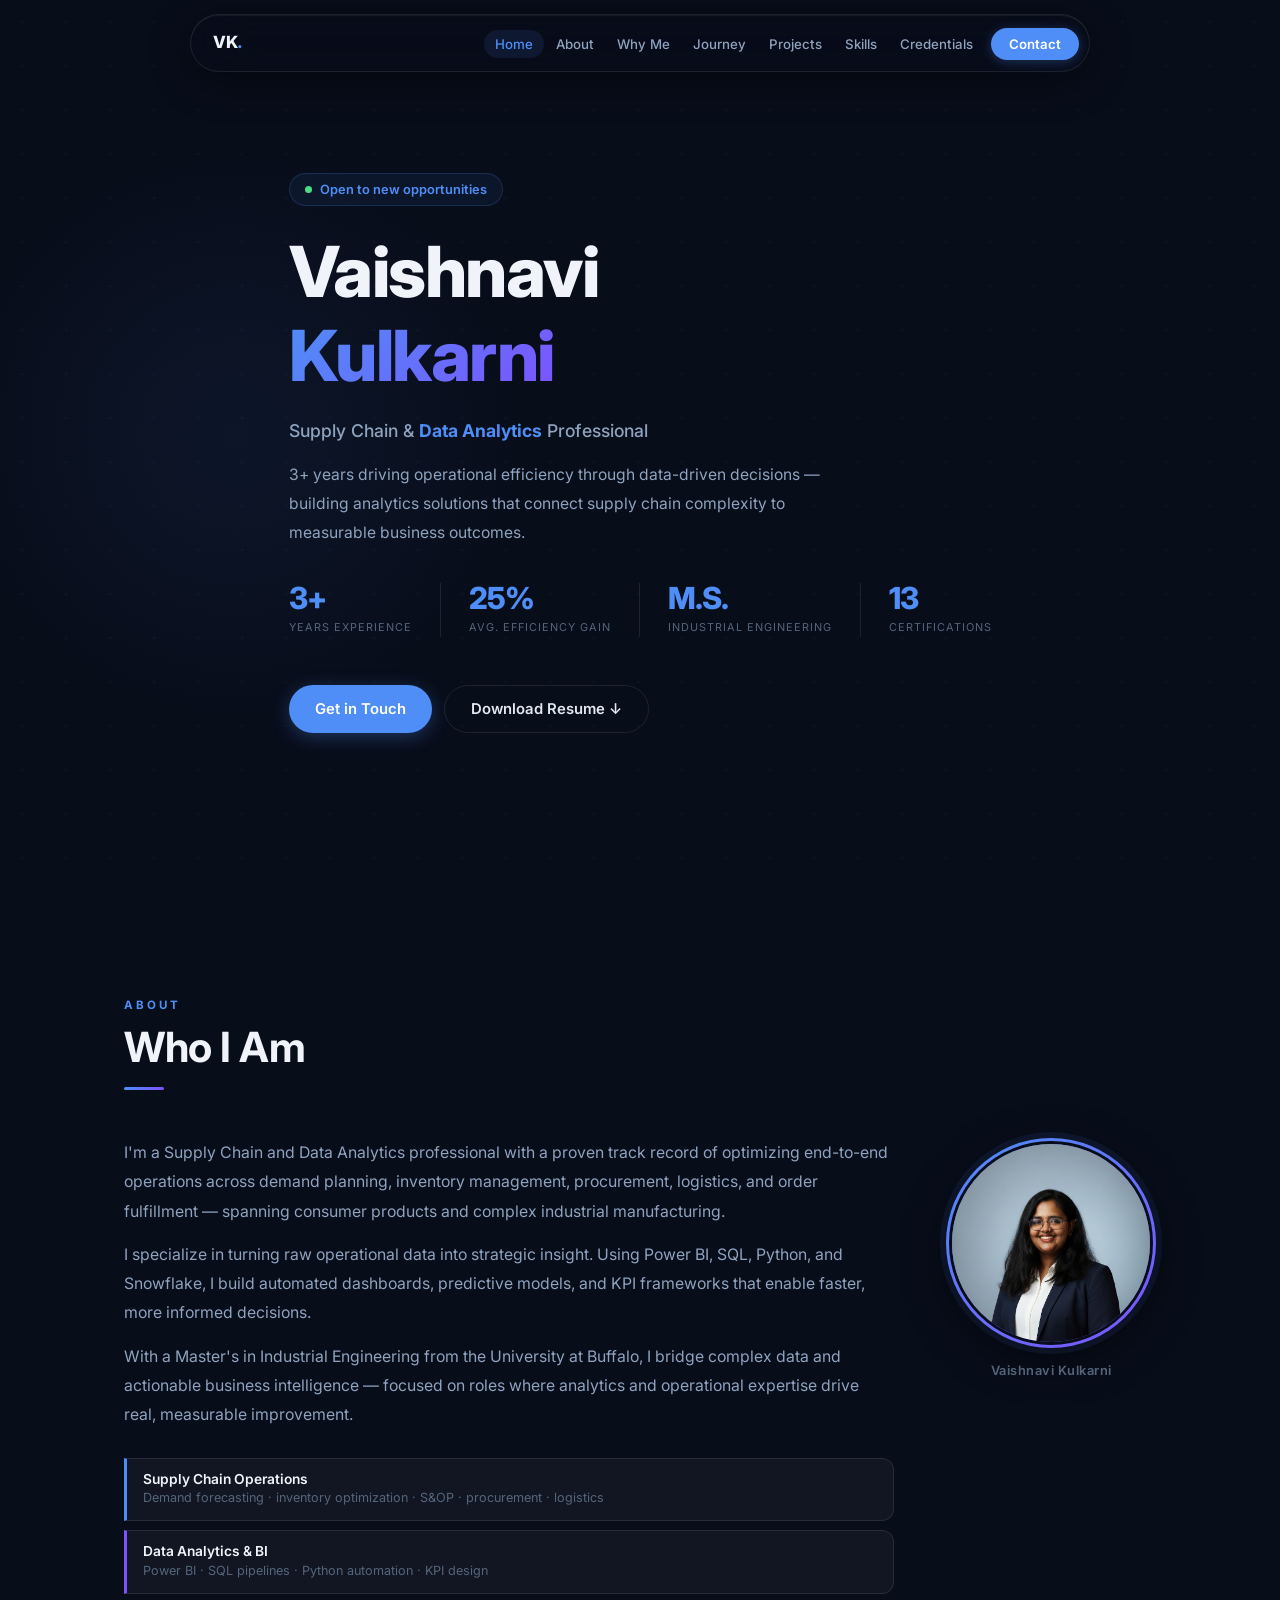
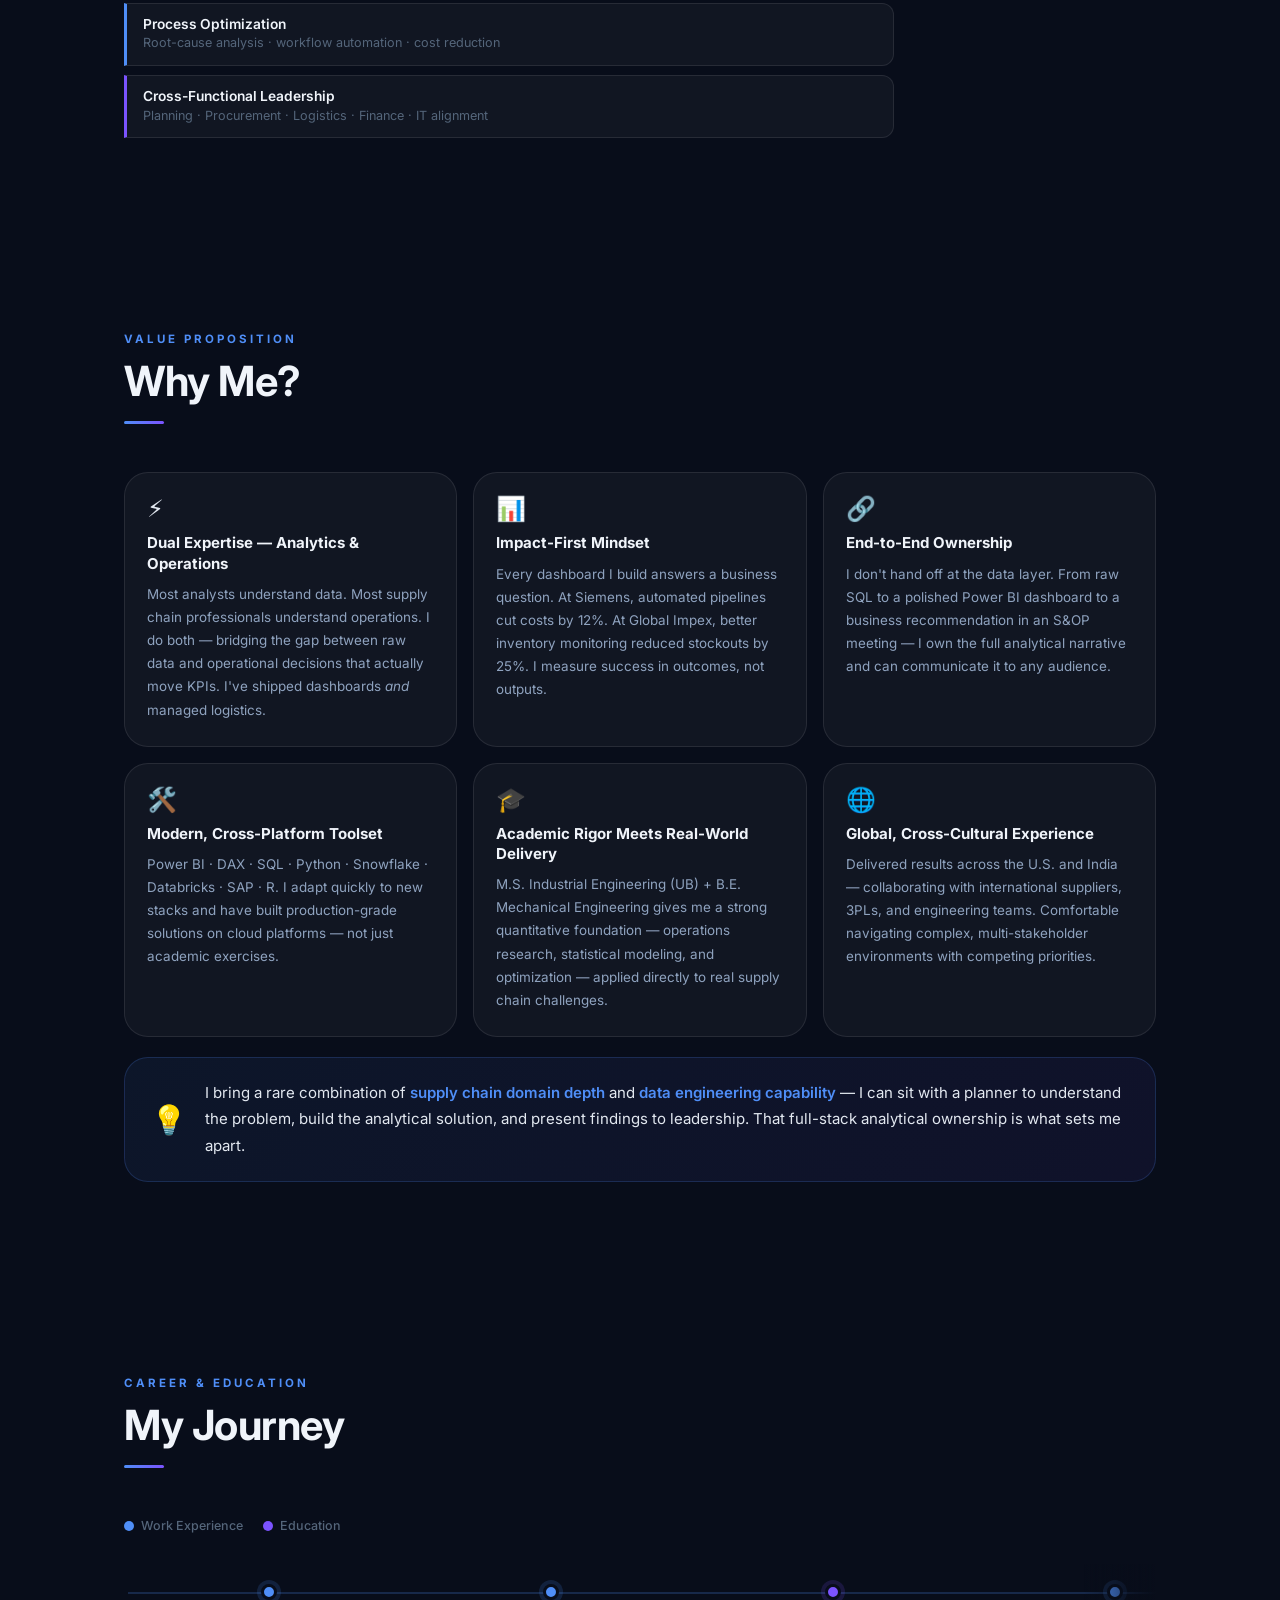
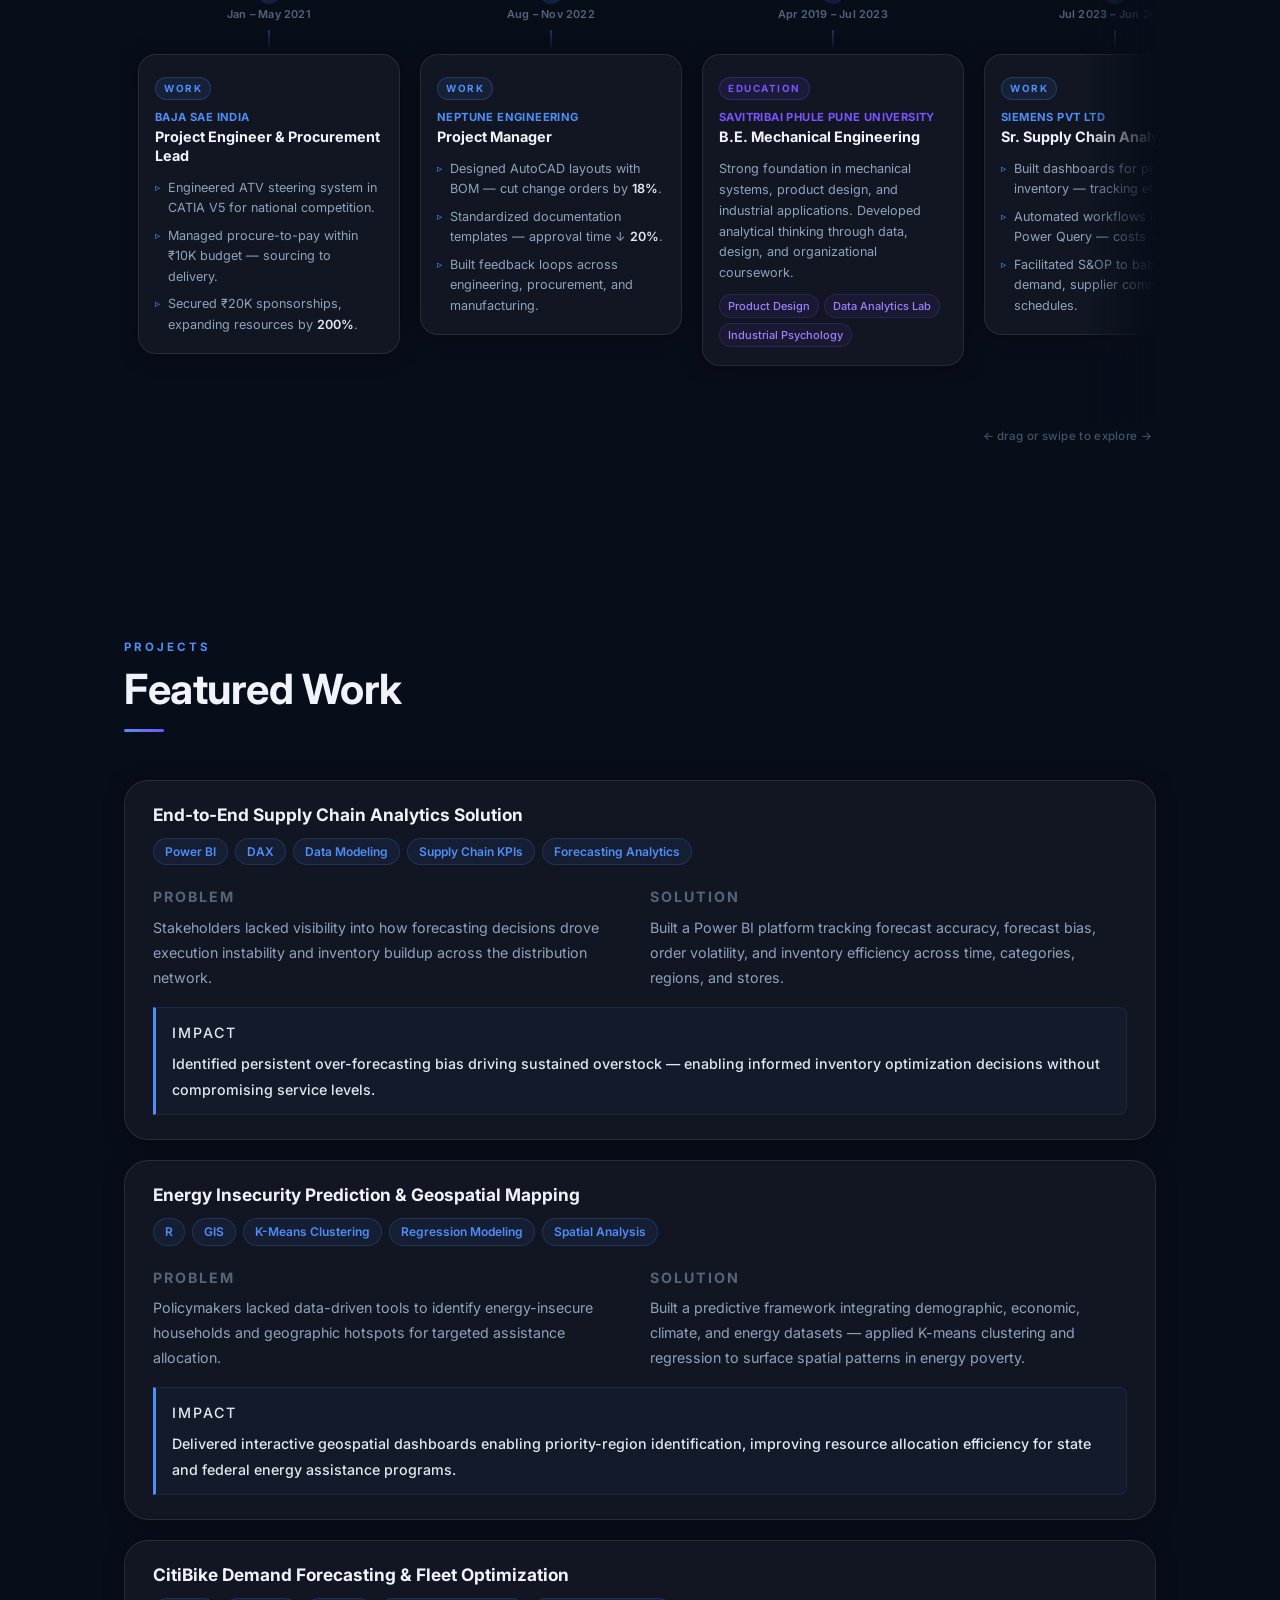
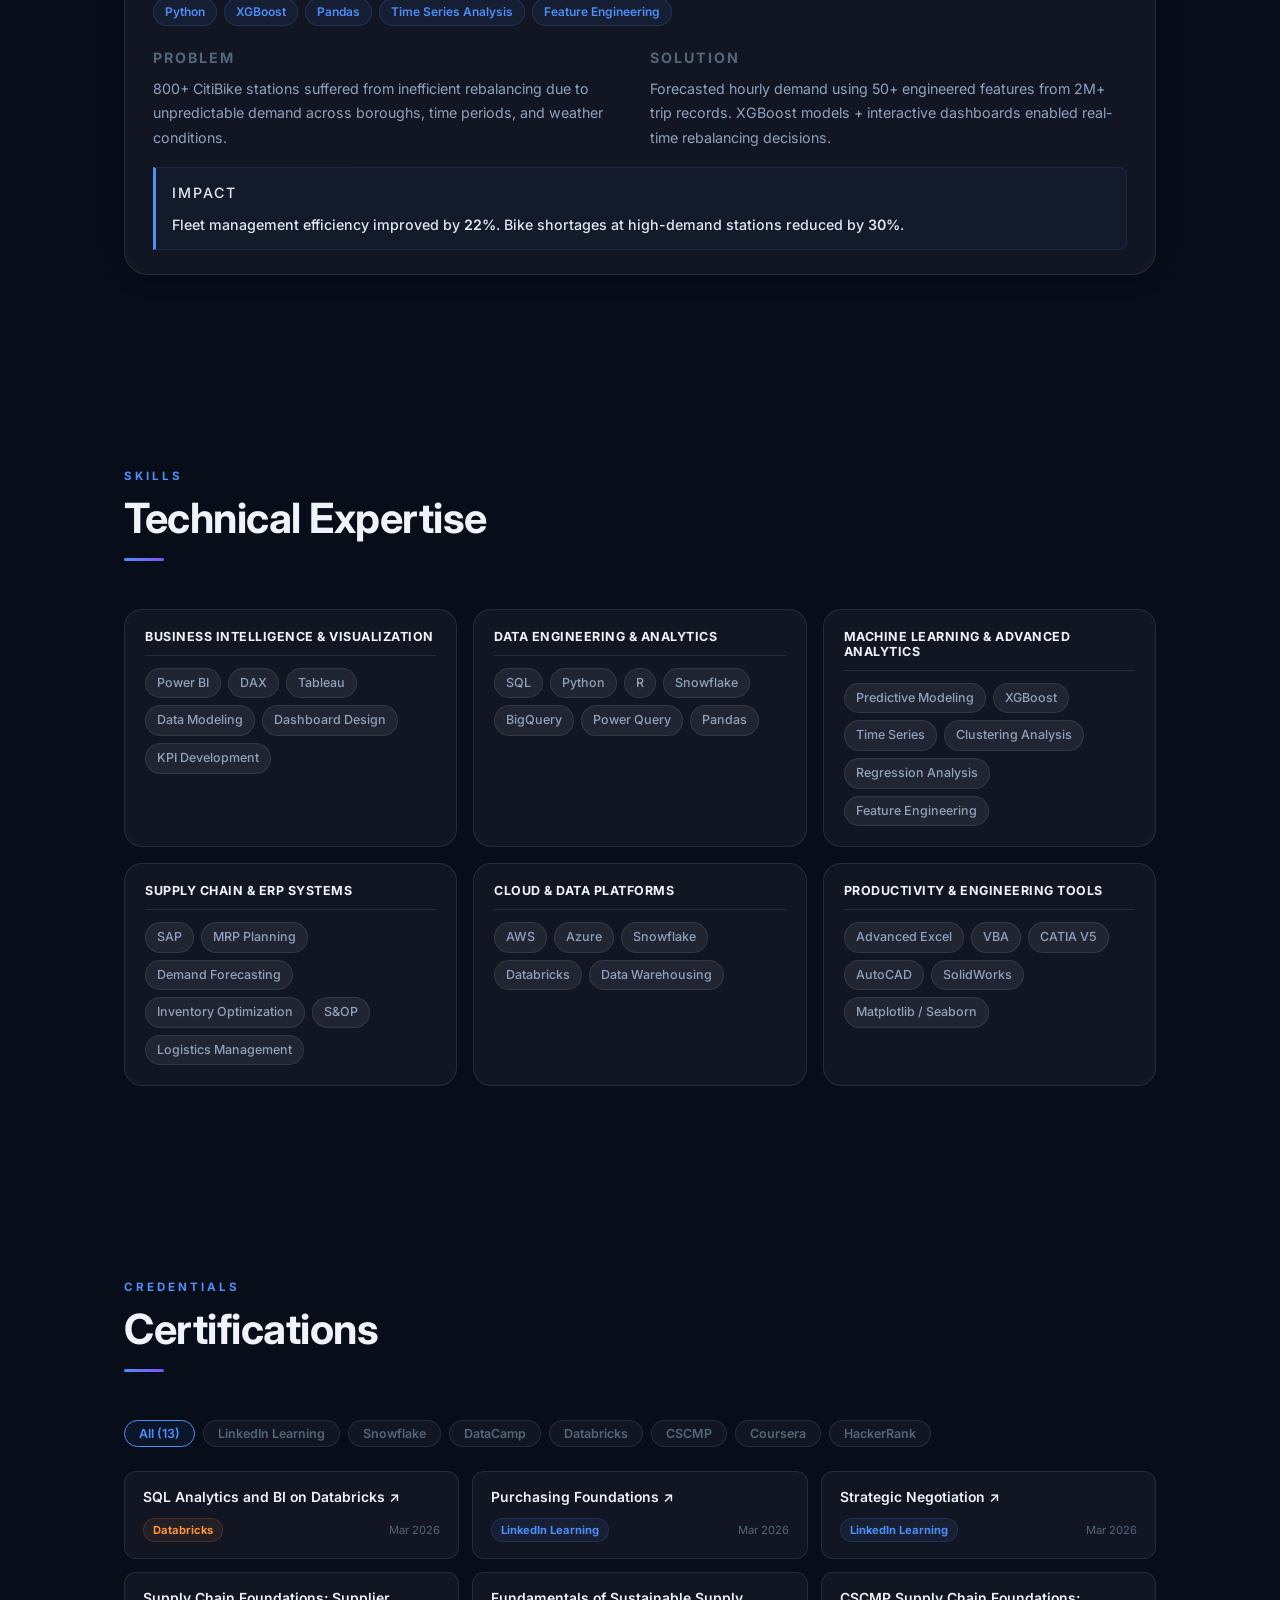
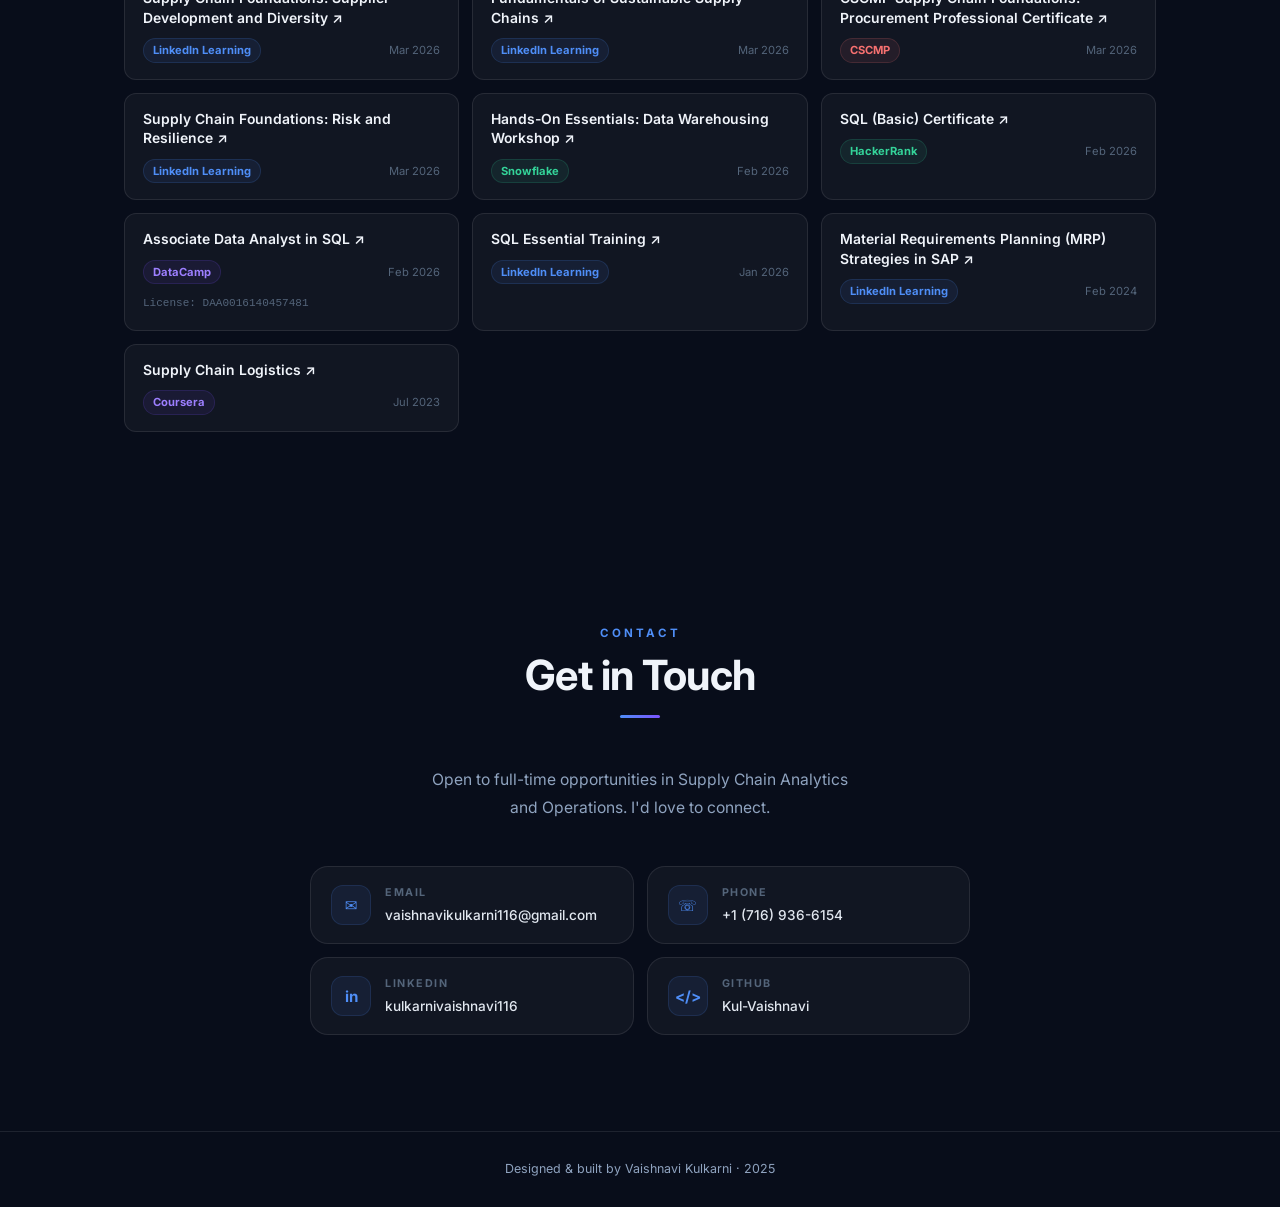
<file: index.html>
<!DOCTYPE html>
<html lang="en">
<head>
  <meta charset="UTF-8">
  <meta name="viewport" content="width=device-width, initial-scale=1.0">
  <meta name="description" content="Vaishnavi Kulkarni — Supply Chain & Data Analytics professional with 3+ years driving operational efficiency through Power BI, SQL, Python, and Snowflake.">
  <title>Vaishnavi Kulkarni | Supply Chain & Data Analytics</title>
  <link rel="preconnect" href="https://fonts.googleapis.com">
  <link rel="preconnect" href="https://fonts.gstatic.com" crossorigin>
  <link href="https://fonts.googleapis.com/css2?family=Inter:wght@400;500;600;700;800&display=swap" rel="stylesheet">
  <link rel="stylesheet" href="style.css">
</head>
<body>

<div class="scroll-progress" id="scrollProgress"></div>

<!-- ============================================================
     NAV
     ============================================================ -->
<nav class="nav" id="mainNav">
  <div class="nav-inner">
    <div class="nav-logo">VK<span>.</span></div>
    <ul class="nav-links" id="navLinks">
      <li><a href="#home">Home</a></li>
      <li><a href="#about">About</a></li>
      <li><a href="#whyme">Why Me</a></li>
      <li><a href="#timeline">Journey</a></li>
      <li><a href="#projects">Projects</a></li>
      <li><a href="#skills">Skills</a></li>
      <li><a href="#credentials">Credentials</a></li>
      <li><a href="#contact" class="nav-cta">Contact</a></li>
    </ul>
    <button class="nav-toggle" id="navToggle" aria-label="Toggle menu" aria-expanded="false">
      <svg id="iconMenu" width="20" height="20" fill="none" stroke="currentColor" stroke-width="2" stroke-linecap="round" viewBox="0 0 24 24"><path d="M3 6h18M3 12h18M3 18h18"/></svg>
      <svg id="iconClose" width="20" height="20" fill="none" stroke="currentColor" stroke-width="2" stroke-linecap="round" viewBox="0 0 24 24" style="display:none;"><path d="M18 6L6 18M6 6l12 12"/></svg>
    </button>
  </div>
</nav>


<!-- ============================================================
     HERO
     ============================================================ -->
<section id="home">
  <div class="container">
    <div class="hero-content">

      <div class="hero-badge">
        <span class="dot"></span>
        Open to new opportunities
      </div>

      <h1 class="hero-title">
        Vaishnavi<br><span class="highlight">Kulkarni</span>
      </h1>

      <p class="hero-tagline">
        Supply Chain &amp; <span class="rotating-word" id="rotatingWord">Data Analytics</span> Professional
      </p>

      <p class="hero-description">
        3+ years driving operational efficiency through data-driven decisions —
        building analytics solutions that connect supply chain complexity to measurable business outcomes.
      </p>

      <div class="hero-stats">
        <div class="hero-stat">
          <span class="stat-value" data-target="3" data-suffix="+">0+</span>
          <span class="stat-label">Years Experience</span>
        </div>
        <div class="hero-stat">
          <span class="stat-value" data-target="25" data-suffix="%">0%</span>
          <span class="stat-label">Avg. Efficiency Gain</span>
        </div>
        <div class="hero-stat">
          <span class="stat-value">M.S.</span>
          <span class="stat-label">Industrial Engineering</span>
        </div>
        <div class="hero-stat">
          <span class="stat-value" data-target="13" data-suffix="">0</span>
          <span class="stat-label">Certifications</span>
        </div>
      </div>

      <div class="hero-buttons">
        <a href="#contact" class="btn btn-primary">Get in Touch</a>
        <a href="Resume.pdf" download="Resume_Vaishnavi_Kulkarni.pdf" class="btn btn-outline">Download Resume ↓</a>
      </div>

    </div>
  </div>
</section>


<!-- ============================================================
     ABOUT
     ============================================================ -->
<section id="about">
  <div class="container">

    <div class="section-title fade-in">
      <span class="section-label">About</span>
      <h2>Who I Am</h2>
    </div>

    <div class="about-grid">

      <div class="about-left">
        <div class="about-text fade-in">
          <p>
            I'm a Supply Chain and Data Analytics professional with a proven track record
            of optimizing end-to-end operations across demand planning, inventory management,
            procurement, logistics, and order fulfillment — spanning consumer products and
            complex industrial manufacturing.
          </p>
          <p>
            I specialize in turning raw operational data into strategic insight. Using Power BI,
            SQL, Python, and Snowflake, I build automated dashboards, predictive models, and
            KPI frameworks that enable faster, more informed decisions.
          </p>
          <p>
            With a Master's in Industrial Engineering from the University at Buffalo, I bridge
            complex data and actionable business intelligence — focused on roles where analytics
            and operational expertise drive real, measurable improvement.
          </p>
        </div>

        <div class="expertise-list fade-in fade-in-delay-1">
          <div class="expertise-item">
            <h4>Supply Chain Operations</h4>
            <p>Demand forecasting · inventory optimization · S&amp;OP · procurement · logistics</p>
          </div>
          <div class="expertise-item">
            <h4>Data Analytics &amp; BI</h4>
            <p>Power BI · SQL pipelines · Python automation · KPI design</p>
          </div>
          <div class="expertise-item">
            <h4>Process Optimization</h4>
            <p>Root-cause analysis · workflow automation · cost reduction</p>
          </div>
          <div class="expertise-item">
            <h4>Cross-Functional Leadership</h4>
            <p>Planning · Procurement · Logistics · Finance · IT alignment</p>
          </div>
        </div>
      </div>

      <div class="about-photo-wrap fade-in fade-in-delay-2">
        <div class="photo-frame">
          <img src="Photo.jpeg" alt="Vaishnavi Kulkarni">
        </div>
        <p class="photo-name">Vaishnavi Kulkarni</p>
      </div>

    </div>
  </div>
</section>


<!-- ============================================================
     WHY ME
     ============================================================ -->
<section id="whyme">
  <div class="container">

    <div class="section-title fade-in">
      <span class="section-label">Value Proposition</span>
      <h2>Why Me?</h2>
    </div>

    <div class="whyme-grid">

      <div class="whyme-card fade-in">
        <span class="whyme-icon">⚡</span>
        <h3>Dual Expertise — Analytics &amp; Operations</h3>
        <p>
          Most analysts understand data. Most supply chain professionals understand operations.
          I do both — bridging the gap between raw data and operational decisions that
          actually move KPIs. I've shipped dashboards <em>and</em> managed logistics.
        </p>
      </div>

      <div class="whyme-card fade-in fade-in-delay-1">
        <span class="whyme-icon">📊</span>
        <h3>Impact-First Mindset</h3>
        <p>
          Every dashboard I build answers a business question. At Siemens, automated pipelines
          cut costs by 12%. At Global Impex, better inventory monitoring reduced stockouts by 25%.
          I measure success in outcomes, not outputs.
        </p>
      </div>

      <div class="whyme-card fade-in fade-in-delay-2">
        <span class="whyme-icon">🔗</span>
        <h3>End-to-End Ownership</h3>
        <p>
          I don't hand off at the data layer. From raw SQL to a polished Power BI dashboard
          to a business recommendation in an S&amp;OP meeting — I own the full analytical
          narrative and can communicate it to any audience.
        </p>
      </div>

      <div class="whyme-card fade-in fade-in-delay-1">
        <span class="whyme-icon">🛠️</span>
        <h3>Modern, Cross-Platform Toolset</h3>
        <p>
          Power BI · DAX · SQL · Python · Snowflake · Databricks · SAP · R.
          I adapt quickly to new stacks and have built production-grade solutions
          on cloud platforms — not just academic exercises.
        </p>
      </div>

      <div class="whyme-card fade-in fade-in-delay-2">
        <span class="whyme-icon">🎓</span>
        <h3>Academic Rigor Meets Real-World Delivery</h3>
        <p>
          M.S. Industrial Engineering (UB) + B.E. Mechanical Engineering gives me a strong
          quantitative foundation — operations research, statistical modeling, and optimization —
          applied directly to real supply chain challenges.
        </p>
      </div>

      <div class="whyme-card fade-in fade-in-delay-3">
        <span class="whyme-icon">🌐</span>
        <h3>Global, Cross-Cultural Experience</h3>
        <p>
          Delivered results across the U.S. and India — collaborating with international
          suppliers, 3PLs, and engineering teams. Comfortable navigating complex, multi-stakeholder
          environments with competing priorities.
        </p>
      </div>

    </div>

    <div class="whyme-highlight fade-in fade-in-delay-2">
      <span class="whyme-highlight-icon">💡</span>
      <p>
        I bring a rare combination of <strong>supply chain domain depth</strong> and
        <strong>data engineering capability</strong> — I can sit with a planner to understand
        the problem, build the analytical solution, and present findings to leadership.
        That full-stack analytical ownership is what sets me apart.
      </p>
    </div>

  </div>
</section>


<!-- ============================================================
     HORIZONTAL TIMELINE — Journey
     Left = oldest (2021) → Right = newest (2025)
     Blue dot = Work  |  Purple dot = Education
     Drag on desktop · Touch-scroll on mobile
     ============================================================ -->
<section id="timeline">
  <div class="container">

    <div class="section-title fade-in">
      <span class="section-label">Career &amp; Education</span>
      <h2>My Journey</h2>
    </div>

    <div class="tl-legend fade-in">
      <div class="tl-legend-item">
        <span class="tl-legend-dot tl-legend-dot--work"></span>
        Work Experience
      </div>
      <div class="tl-legend-item">
        <span class="tl-legend-dot tl-legend-dot--edu"></span>
        Education
      </div>
    </div>

  </div><!-- /container — timeline scrolls full-width -->

  <div class="container">
    <div class="htl-outer fade-in">

      <div class="htl-scroll" id="htlScroll">
        <div class="htl-spacer-start"></div>

        <!-- ① BAJA SAE — Jan–May 2021 — oldest, leftmost -->
        <div class="htl-entry">
          <div class="htl-node">
            <div class="htl-dot htl-dot--work"></div>
            <span class="htl-period">Jan – May 2021</span>
          </div>
          <div class="htl-stem"></div>
          <div class="htl-card">
            <span class="htl-badge htl-badge--work">Work</span>
            <div class="htl-org htl-org--work">BAJA SAE India</div>
            <div class="htl-role">Project Engineer &amp; Procurement Lead</div>
            <ul class="htl-bullets">
              <li>Engineered ATV steering system in CATIA V5 for national competition.</li>
              <li>Managed procure-to-pay within ₹10K budget — sourcing to delivery.</li>
              <li>Secured ₹20K sponsorships, expanding resources by <strong>200%</strong>.</li>
            </ul>
          </div>
        </div>

        <!-- ② Neptune Engineering — Aug–Nov 2022 -->
        <div class="htl-entry">
          <div class="htl-node">
            <div class="htl-dot htl-dot--work"></div>
            <span class="htl-period">Aug – Nov 2022</span>
          </div>
          <div class="htl-stem"></div>
          <div class="htl-card">
            <span class="htl-badge htl-badge--work">Work</span>
            <div class="htl-org htl-org--work">Neptune Engineering</div>
            <div class="htl-role">Project Manager</div>
            <ul class="htl-bullets">
              <li>Designed AutoCAD layouts with BOM — cut change orders by <strong>18%</strong>.</li>
              <li>Standardized documentation templates — approval time ↓ <strong>20%</strong>.</li>
              <li>Built feedback loops across engineering, procurement, and manufacturing.</li>
            </ul>
          </div>
        </div>

        <!-- ③ B.E. SPPU — Apr 2019–Jul 2023 -->
        <div class="htl-entry">
          <div class="htl-node">
            <div class="htl-dot htl-dot--edu"></div>
            <span class="htl-period">Apr 2019 – Jul 2023</span>
          </div>
          <div class="htl-stem"></div>
          <div class="htl-card">
            <span class="htl-badge htl-badge--edu">Education</span>
            <div class="htl-org htl-org--edu">Savitribai Phule Pune University</div>
            <div class="htl-role">B.E. Mechanical Engineering</div>
            <p class="htl-desc">
              Strong foundation in mechanical systems, product design, and industrial applications.
              Developed analytical thinking through data, design, and organizational coursework.
            </p>
            <div class="htl-tags">
              <span class="htl-tag">Product Design</span>
              <span class="htl-tag">Data Analytics Lab</span>
              <span class="htl-tag">Industrial Psychology</span>
            </div>
          </div>
        </div>

        <!-- ④ Siemens — Jul 2023–Jun 2024 -->
        <div class="htl-entry">
          <div class="htl-node">
            <div class="htl-dot htl-dot--work"></div>
            <span class="htl-period">Jul 2023 – Jun 2024</span>
          </div>
          <div class="htl-stem"></div>
          <div class="htl-card">
            <span class="htl-badge htl-badge--work">Work</span>
            <div class="htl-org htl-org--work">Siemens Pvt Ltd</div>
            <div class="htl-role">Sr. Supply Chain Analyst</div>
            <ul class="htl-bullets">
              <li>Built dashboards for procurement &amp; inventory — tracking effort ↓ <strong>25%</strong>.</li>
              <li>Automated workflows in Python &amp; Power Query — costs ↓ <strong>12%</strong>.</li>
              <li>Facilitated S&amp;OP to balance demand, supplier commitments &amp; schedules.</li>
            </ul>
          </div>
        </div>

        <!-- ⑤ M.S. UB — Aug 2023–Dec 2025 -->
        <div class="htl-entry">
          <div class="htl-node">
            <div class="htl-dot htl-dot--edu"></div>
            <span class="htl-period">Aug 2023 – Dec 2025</span>
          </div>
          <div class="htl-stem"></div>
          <div class="htl-card">
            <span class="htl-badge htl-badge--edu">Education</span>
            <div class="htl-org htl-org--edu">University at Buffalo, SUNY</div>
            <div class="htl-role">M.S. Industrial Engineering</div>
            <p class="htl-desc">
              Specialized in operations research, supply chain optimization, and data analytics.
              Applied quantitative methods to real manufacturing and logistics challenges.
            </p>
            <div class="htl-tags">
              <span class="htl-tag">Operations Research</span>
              <span class="htl-tag">Supply Chain Opt.</span>
              <span class="htl-tag">Statistical Modeling</span>
            </div>
          </div>
        </div>

        <!-- ⑥ Global Impex — May–Dec 2025 — newest, rightmost -->
        <div class="htl-entry">
          <div class="htl-node">
            <div class="htl-dot htl-dot--work"></div>
            <span class="htl-period">May – Dec 2025</span>
          </div>
          <div class="htl-stem"></div>
          <div class="htl-card">
            <span class="htl-badge htl-badge--work">Work</span>
            <div class="htl-org htl-org--work">Global Impex USA</div>
            <div class="htl-role">Supply Chain &amp; Operations Analyst</div>
            <ul class="htl-bullets">
              <li>Reduced stockouts by <strong>25%</strong> via inventory health monitoring across DCs.</li>
              <li>Cut customer inquiry response time by <strong>30%</strong> with 3PL exception management.</li>
              <li>Standardized KPI reporting by integrating disparate operational data sources.</li>
            </ul>
          </div>
        </div>

        <div class="htl-spacer-end"></div>
      </div><!-- /htl-scroll -->

      <div class="htl-hint">
        <span>← drag or swipe to explore →</span>
      </div>

    </div><!-- /htl-outer -->
  </div>
</section>


<!-- ============================================================
     PROJECTS
     ============================================================ -->
<section id="projects">
  <div class="container">

    <div class="section-title fade-in">
      <span class="section-label">Projects</span>
      <h2>Featured Work</h2>
    </div>

    <div class="projects-list">

      <div class="card fade-in">
        <h3 class="project-title">End-to-End Supply Chain Analytics Solution</h3>
        <div class="project-tools">
          <span class="tool-tag">Power BI</span>
          <span class="tool-tag">DAX</span>
          <span class="tool-tag">Data Modeling</span>
          <span class="tool-tag">Supply Chain KPIs</span>
          <span class="tool-tag">Forecasting Analytics</span>
        </div>
        <div class="project-body">
          <div>
            <p class="project-section-label">Problem</p>
            <p>Stakeholders lacked visibility into how forecasting decisions drove execution instability and inventory buildup across the distribution network.</p>
          </div>
          <div>
            <p class="project-section-label">Solution</p>
            <p>Built a Power BI platform tracking forecast accuracy, forecast bias, order volatility, and inventory efficiency across time, categories, regions, and stores.</p>
          </div>
        </div>
        <div class="project-impact">
          <p class="project-section-label">Impact</p>
          <p>Identified persistent over-forecasting bias driving sustained overstock — enabling informed inventory optimization decisions without compromising service levels.</p>
        </div>
      </div>

      <div class="card fade-in fade-in-delay-1">
        <h3 class="project-title">Energy Insecurity Prediction &amp; Geospatial Mapping</h3>
        <div class="project-tools">
          <span class="tool-tag">R</span>
          <span class="tool-tag">GIS</span>
          <span class="tool-tag">K-Means Clustering</span>
          <span class="tool-tag">Regression Modeling</span>
          <span class="tool-tag">Spatial Analysis</span>
        </div>
        <div class="project-body">
          <div>
            <p class="project-section-label">Problem</p>
            <p>Policymakers lacked data-driven tools to identify energy-insecure households and geographic hotspots for targeted assistance allocation.</p>
          </div>
          <div>
            <p class="project-section-label">Solution</p>
            <p>Built a predictive framework integrating demographic, economic, climate, and energy datasets — applied K-means clustering and regression to surface spatial patterns in energy poverty.</p>
          </div>
        </div>
        <div class="project-impact">
          <p class="project-section-label">Impact</p>
          <p>Delivered interactive geospatial dashboards enabling priority-region identification, improving resource allocation efficiency for state and federal energy assistance programs.</p>
        </div>
      </div>

      <div class="card fade-in fade-in-delay-2">
        <h3 class="project-title">CitiBike Demand Forecasting &amp; Fleet Optimization</h3>
        <div class="project-tools">
          <span class="tool-tag">Python</span>
          <span class="tool-tag">XGBoost</span>
          <span class="tool-tag">Pandas</span>
          <span class="tool-tag">Time Series Analysis</span>
          <span class="tool-tag">Feature Engineering</span>
        </div>
        <div class="project-body">
          <div>
            <p class="project-section-label">Problem</p>
            <p>800+ CitiBike stations suffered from inefficient rebalancing due to unpredictable demand across boroughs, time periods, and weather conditions.</p>
          </div>
          <div>
            <p class="project-section-label">Solution</p>
            <p>Forecasted hourly demand using 50+ engineered features from 2M+ trip records. XGBoost models + interactive dashboards enabled real-time rebalancing decisions.</p>
          </div>
        </div>
        <div class="project-impact">
          <p class="project-section-label">Impact</p>
          <p>Fleet management efficiency improved by <strong>22%</strong>. Bike shortages at high-demand stations reduced by <strong>30%</strong>.</p>
        </div>
      </div>

    </div>
  </div>
</section>


<!-- ============================================================
     SKILLS
     ============================================================ -->
<section id="skills">
  <div class="container">

    <div class="section-title fade-in">
      <span class="section-label">Skills</span>
      <h2>Technical Expertise</h2>
    </div>

    <div class="skills-grid">

      <div class="skill-category fade-in">
        <h3>Business Intelligence &amp; Visualization</h3>
        <div class="skill-tags">
          <span class="skill-tag">Power BI</span>
          <span class="skill-tag">DAX</span>
          <span class="skill-tag">Tableau</span>
          <span class="skill-tag">Data Modeling</span>
          <span class="skill-tag">Dashboard Design</span>
          <span class="skill-tag">KPI Development</span>
        </div>
      </div>

      <div class="skill-category fade-in fade-in-delay-1">
        <h3>Data Engineering &amp; Analytics</h3>
        <div class="skill-tags">
          <span class="skill-tag">SQL</span>
          <span class="skill-tag">Python</span>
          <span class="skill-tag">R</span>
          <span class="skill-tag">Snowflake</span>
          <span class="skill-tag">BigQuery</span>
          <span class="skill-tag">Power Query</span>
          <span class="skill-tag">Pandas</span>
        </div>
      </div>

      <div class="skill-category fade-in fade-in-delay-2">
        <h3>Machine Learning &amp; Advanced Analytics</h3>
        <div class="skill-tags">
          <span class="skill-tag">Predictive Modeling</span>
          <span class="skill-tag">XGBoost</span>
          <span class="skill-tag">Time Series</span>
          <span class="skill-tag">Clustering Analysis</span>
          <span class="skill-tag">Regression Analysis</span>
          <span class="skill-tag">Feature Engineering</span>
        </div>
      </div>

      <div class="skill-category fade-in fade-in-delay-1">
        <h3>Supply Chain &amp; ERP Systems</h3>
        <div class="skill-tags">
          <span class="skill-tag">SAP</span>
          <span class="skill-tag">MRP Planning</span>
          <span class="skill-tag">Demand Forecasting</span>
          <span class="skill-tag">Inventory Optimization</span>
          <span class="skill-tag">S&amp;OP</span>
          <span class="skill-tag">Logistics Management</span>
        </div>
      </div>

      <div class="skill-category fade-in fade-in-delay-2">
        <h3>Cloud &amp; Data Platforms</h3>
        <div class="skill-tags">
          <span class="skill-tag">AWS</span>
          <span class="skill-tag">Azure</span>
          <span class="skill-tag">Snowflake</span>
          <span class="skill-tag">Databricks</span>
          <span class="skill-tag">Data Warehousing</span>
        </div>
      </div>

      <div class="skill-category fade-in fade-in-delay-3">
        <h3>Productivity &amp; Engineering Tools</h3>
        <div class="skill-tags">
          <span class="skill-tag">Advanced Excel</span>
          <span class="skill-tag">VBA</span>
          <span class="skill-tag">CATIA V5</span>
          <span class="skill-tag">AutoCAD</span>
          <span class="skill-tag">SolidWorks</span>
          <span class="skill-tag">Matplotlib / Seaborn</span>
        </div>
      </div>

    </div>
  </div>
</section>


<!-- ============================================================
     CREDENTIALS — 13 certifications, most recent first
     ============================================================ -->
<section id="credentials">
  <div class="container">

    <div class="section-title fade-in">
      <span class="section-label">Credentials</span>
      <h2>Certifications</h2>
    </div>

    <!-- Filter buttons -->
    <div class="cred-filter fade-in" id="credFilter">
      <button class="cred-filter-btn active" data-filter="all">All (13)</button>
      <button class="cred-filter-btn" data-filter="linkedin">LinkedIn Learning</button>
      <button class="cred-filter-btn" data-filter="snowflake">Snowflake</button>
      <button class="cred-filter-btn" data-filter="datacamp">DataCamp</button>
      <button class="cred-filter-btn" data-filter="databricks">Databricks</button>
      <button class="cred-filter-btn" data-filter="cscmp">CSCMP</button>
      <button class="cred-filter-btn" data-filter="coursera">Coursera</button>
      <button class="cred-filter-btn" data-filter="hackerrank">HackerRank</button>
    </div>

    <div class="credentials-grid" id="credGrid">

      <!-- Mar 2026 -->
      <div class="cred-card fade-in" data-issuer="databricks">
        <a class="cred-name-link"
           href="https://www.databricks.com/"
           target="_blank" rel="noopener noreferrer">
          SQL Analytics and BI on Databricks ↗
        </a>
        <div class="cred-meta">
          <span class="cred-issuer cred-issuer--orange">Databricks</span>
          <span class="cred-date">Mar 2026</span>
        </div>
      </div>

      <div class="cred-card fade-in fade-in-delay-1" data-issuer="linkedin">
        <a class="cred-name-link"
           href="https://www.linkedin.com/learning/certificates/c9f66f3c7c5f281dfd4cb183bdfe45d611b593ce20f5963eb7554fad37855fd7?trk=share_certificate%20#purchasing"
           target="_blank" rel="noopener noreferrer">
          Purchasing Foundations ↗
        </a>
        <div class="cred-meta">
          <span class="cred-issuer">LinkedIn Learning</span>
          <span class="cred-date">Mar 2026</span>
        </div>
      </div>

      <div class="cred-card fade-in fade-in-delay-2" data-issuer="linkedin">
        <a class="cred-name-link"
           href="https://www.linkedin.com/learning/certificates/340c7335bb89491cd5d8d05ac2fff001228 4787a3e893969aa27fe1ea0701f79?trk=share_certificate"
           target="_blank" rel="noopener noreferrer">
          Strategic Negotiation ↗
        </a>
        <div class="cred-meta">
          <span class="cred-issuer">LinkedIn Learning</span>
          <span class="cred-date">Mar 2026</span>
        </div>
      </div>

      <div class="cred-card fade-in" data-issuer="linkedin">
        <a class="cred-name-link"
           href="https://www.linkedin.com/learning/certificates/1cb0c099ba075ac8fc0700d4abc3ec2d2ca4538a2a8ad7d0699b707b043eac20?trk=share_certificate%20#supplierdevelopment%20#sustainablesupplychainmanagement%20#supplierdiversity"
           target="_blank" rel="noopener noreferrer">
          Supply Chain Foundations: Supplier Development and Diversity ↗
        </a>
        <div class="cred-meta">
          <span class="cred-issuer">LinkedIn Learning</span>
          <span class="cred-date">Mar 2026</span>
        </div>
      </div>

      <div class="cred-card fade-in fade-in-delay-1" data-issuer="linkedin">
        <a class="cred-name-link"
           href="https://www.linkedin.com/learning/certificates/167e28519b42056ab47bab5538e0f724a75b1056bf424dcc7fab1a4f1d80e1867?trk=share_certificate%20#sustainablebusiness%20#supplychainoperations"
           target="_blank" rel="noopener noreferrer">
          Fundamentals of Sustainable Supply Chains ↗
        </a>
        <div class="cred-meta">
          <span class="cred-issuer">LinkedIn Learning</span>
          <span class="cred-date">Mar 2026</span>
        </div>
      </div>

      <div class="cred-card fade-in fade-in-delay-2" data-issuer="cscmp">
        <a class="cred-name-link"
           href="https://www.linkedin.com/learning/certificates/11350e6d3158ff28fed9e5840c464e6f49e46a01499c6cefd8dc1f46d6"
           target="_blank" rel="noopener noreferrer">
          CSCMP Supply Chain Foundations: Procurement Professional Certificate ↗
        </a>
        <div class="cred-meta">
          <span class="cred-issuer cred-issuer--red">CSCMP</span>
          <span class="cred-date">Mar 2026</span>
        </div>
      </div>

      <div class="cred-card fade-in" data-issuer="linkedin">
        <a class="cred-name-link"
           href="https://www.linkedin.com/learning/certificates/da7ffcfd553cedf28c0c8ac3b549b8b49976955dd5cb50639480609edfccba70"
           target="_blank" rel="noopener noreferrer">
          Supply Chain Foundations: Risk and Resilience ↗
        </a>
        <div class="cred-meta">
          <span class="cred-issuer">LinkedIn Learning</span>
          <span class="cred-date">Mar 2026</span>
        </div>
      </div>

      <!-- Feb 2026 -->
      <div class="cred-card fade-in fade-in-delay-1" data-issuer="snowflake">
        <a class="cred-name-link"
           href="https://achieve.snowflake.com/a255a17f-a0ae-4fd3-a38d-3aa82ce89520#acc.1V4EMXTo"
           target="_blank" rel="noopener noreferrer">
          Hands-On Essentials: Data Warehousing Workshop ↗
        </a>
        <div class="cred-meta">
          <span class="cred-issuer cred-issuer--green">Snowflake</span>
          <span class="cred-date">Feb 2026</span>
        </div>
      </div>

      <div class="cred-card fade-in fade-in-delay-2" data-issuer="hackerrank">
        <a class="cred-name-link"
           href="https://www.hackerrank.com/certificates/5395e5895d2f"
           target="_blank" rel="noopener noreferrer">
          SQL (Basic) Certificate ↗
        </a>
        <div class="cred-meta">
          <span class="cred-issuer cred-issuer--green">HackerRank</span>
          <span class="cred-date">Feb 2026</span>
        </div>
      </div>

      <div class="cred-card fade-in" data-issuer="datacamp">
        <a class="cred-name-link"
           href="https://www.datacamp.com/completed/statement-of-accomplishment/track/6cdd8400d6598e0111852bb0e15cb63e7c469e8c"
           target="_blank" rel="noopener noreferrer">
          Associate Data Analyst in SQL ↗
        </a>
        <div class="cred-meta">
          <span class="cred-issuer cred-issuer--purple">DataCamp</span>
          <span class="cred-date">Feb 2026</span>
        </div>
        <p class="cred-license">License: DAA0016140457481</p>
      </div>

      <!-- Jan 2026 -->
      <div class="cred-card fade-in fade-in-delay-1" data-issuer="linkedin">
        <a class="cred-name-link"
           href="https://www.linkedin.com/learning/certificates/bcc9c18112b853ab7f1208f721ed786516d0946ee17275585c30e7ae35e184c?trk=share_certificate"
           target="_blank" rel="noopener noreferrer">
          SQL Essential Training ↗
        </a>
        <div class="cred-meta">
          <span class="cred-issuer">LinkedIn Learning</span>
          <span class="cred-date">Jan 2026</span>
        </div>
      </div>

      <!-- Feb 2024 -->
      <div class="cred-card fade-in fade-in-delay-2" data-issuer="linkedin">
        <a class="cred-name-link"
           href="https://www.linkedin.com/learning/certificates/15e7c519e53a2e81bbb846d38c3b5bbdeea44580889cff9295ddb30b13886a23"
           target="_blank" rel="noopener noreferrer">
          Material Requirements Planning (MRP) Strategies in SAP ↗
        </a>
        <div class="cred-meta">
          <span class="cred-issuer">LinkedIn Learning</span>
          <span class="cred-date">Feb 2024</span>
        </div>
      </div>

      <!-- Jul 2023 -->
      <div class="cred-card fade-in" data-issuer="coursera">
        <a class="cred-name-link"
           href="https://coursera.org/share/b65083e797e66d7e571220cfd0bc4477"
           target="_blank" rel="noopener noreferrer">
          Supply Chain Logistics ↗
        </a>
        <div class="cred-meta">
          <span class="cred-issuer cred-issuer--purple">Coursera</span>
          <span class="cred-date">Jul 2023</span>
        </div>
      </div>

    </div>
  </div>
</section>


<!-- ============================================================
     CONTACT
     ============================================================ -->
<section id="contact">
  <div class="container">

    <div class="section-title section-title-center fade-in">
      <span class="section-label">Contact</span>
      <h2>Get in Touch</h2>
    </div>

    <p class="contact-intro fade-in fade-in-delay-1">
      Open to full-time opportunities in Supply Chain Analytics and Operations.
      I'd love to connect.
    </p>

    <div class="contact-grid fade-in fade-in-delay-2">
      <a href="mailto:vaishnavikulkarni116@gmail.com" class="contact-card">
        <div class="contact-icon">✉</div>
        <div>
          <div class="contact-label">Email</div>
          <div class="contact-value">vaishnavikulkarni116@gmail.com</div>
        </div>
      </a>
      <a href="tel:+17169366154" class="contact-card">
        <div class="contact-icon">☏</div>
        <div>
          <div class="contact-label">Phone</div>
          <div class="contact-value">+1 (716) 936-6154</div>
        </div>
      </a>
      <a href="https://www.linkedin.com/in/kulkarnivaishnavi116" target="_blank" rel="noopener noreferrer" class="contact-card">
        <div class="contact-icon">in</div>
        <div>
          <div class="contact-label">LinkedIn</div>
          <div class="contact-value">kulkarnivaishnavi116</div>
        </div>
      </a>
      <a href="https://github.com/Kul-Vaishnavi" target="_blank" rel="noopener noreferrer" class="contact-card">
        <div class="contact-icon">&lt;/&gt;</div>
        <div>
          <div class="contact-label">GitHub</div>
          <div class="contact-value">Kul-Vaishnavi</div>
        </div>
      </a>
    </div>

  </div>
</section>

<footer>
  <p>Designed &amp; built by Vaishnavi Kulkarni &middot; 2025</p>
</footer>


<!-- ============================================================
     SCRIPTS
     ============================================================ -->
<script>
(function () {
  'use strict';

  /* ── Scroll progress + nav state ── */
  const progressBar = document.getElementById('scrollProgress');
  const nav         = document.getElementById('mainNav');

  window.addEventListener('scroll', () => {
    const st = document.documentElement.scrollTop;
    const sh = document.documentElement.scrollHeight - document.documentElement.clientHeight;
    progressBar.style.width = (st / sh * 100) + '%';
    nav.classList.toggle('scrolled', st > 50);
  }, { passive: true });

  /* ── Active nav via IntersectionObserver ── */
  const sections = document.querySelectorAll('section[id]');
  const navLinks  = document.querySelectorAll('.nav-links a');

  const secObs = new IntersectionObserver((entries) => {
    entries.forEach(e => {
      if (e.isIntersecting) {
        const id = '#' + e.target.id;
        navLinks.forEach(l => l.classList.toggle('active', l.getAttribute('href') === id));
      }
    });
  }, { threshold: 0.28, rootMargin: '-8% 0px -18% 0px' });

  sections.forEach(s => secObs.observe(s));

  /* ── Fade-in on scroll ── */
  const fadeObs = new IntersectionObserver((entries) => {
    entries.forEach(e => {
      if (e.isIntersecting) { e.target.classList.add('visible'); fadeObs.unobserve(e.target); }
    });
  }, { threshold: 0.07, rootMargin: '0px 0px -28px 0px' });

  document.querySelectorAll('.fade-in').forEach(el => fadeObs.observe(el));

  /* ── Animated counters ── */
  function animateCounter(el) {
    const target   = parseInt(el.dataset.target, 10);
    const suffix   = el.dataset.suffix || '';
    const duration = 1500;
    const t0 = performance.now();
    (function step(now) {
      const p = Math.min((now - t0) / duration, 1);
      el.textContent = Math.round(target * (1 - Math.pow(1 - p, 3))) + suffix;
      if (p < 1) requestAnimationFrame(step);
    })(t0);
  }

  let countersRan = false;
  new IntersectionObserver((entries) => {
    if (entries[0].isIntersecting && !countersRan) {
      countersRan = true;
      document.querySelectorAll('.stat-value[data-target]').forEach(animateCounter);
    }
  }, { threshold: 0.5 }).observe(document.getElementById('home'));

  /* ── Rotating tagline word ── */
  const words  = ['Data Analytics', 'Operations', 'Business Intelligence', 'Process Optimization'];
  let wIdx = 0;
  const wEl = document.getElementById('rotatingWord');
  if (wEl) {
    setInterval(() => {
      wEl.style.opacity = '0'; wEl.style.transform = 'translateY(6px)';
      setTimeout(() => {
        wIdx = (wIdx + 1) % words.length;
        wEl.textContent = words[wIdx];
        wEl.style.opacity = '1'; wEl.style.transform = 'translateY(0)';
      }, 260);
    }, 3200);
  }

  /* ── Horizontal timeline — drag to scroll ── */
  const htl = document.getElementById('htlScroll');
  if (htl) {
    let isDown = false, startX = 0, scrollLeft = 0;

    htl.addEventListener('mousedown', e => {
      isDown = true;
      startX = e.pageX - htl.offsetLeft;
      scrollLeft = htl.scrollLeft;
      htl.style.scrollSnapType = 'none'; /* disable snap while dragging */
    });

    htl.addEventListener('mouseleave', () => { isDown = false; });
    htl.addEventListener('mouseup',    () => {
      isDown = false;
      htl.style.scrollSnapType = '';
    });

    htl.addEventListener('mousemove', e => {
      if (!isDown) return;
      e.preventDefault();
      const x    = e.pageX - htl.offsetLeft;
      const walk = (x - startX) * 1.6;
      htl.scrollLeft = scrollLeft - walk;
    });

    /* Hide hint once user has scrolled */
    htl.addEventListener('scroll', () => {
      const hint = htl.closest('.htl-outer')?.querySelector('.htl-hint');
      if (hint && htl.scrollLeft > 30) hint.style.opacity = '0';
    }, { passive: true });
  }

  /* ── Mobile nav toggle ── */
  const navToggle  = document.getElementById('navToggle');
  const navLinksEl = document.getElementById('navLinks');
  const iconMenu   = document.getElementById('iconMenu');
  const iconClose  = document.getElementById('iconClose');

  navToggle.addEventListener('click', () => {
    const open = navLinksEl.classList.toggle('open');
    navToggle.setAttribute('aria-expanded', open);
    iconMenu.style.display  = open ? 'none'  : 'block';
    iconClose.style.display = open ? 'block' : 'none';
    document.body.style.overflow = open ? 'hidden' : '';
  });

  navLinks.forEach(l => l.addEventListener('click', () => {
    navLinksEl.classList.remove('open');
    navToggle.setAttribute('aria-expanded', 'false');
    iconMenu.style.display  = 'block';
    iconClose.style.display = 'none';
    document.body.style.overflow = '';
  }));

  /* ── Credentials filter ── */
  const filterBtns = document.querySelectorAll('.cred-filter-btn');
  const credCards  = document.querySelectorAll('#credGrid .cred-card');

  filterBtns.forEach(btn => {
    btn.addEventListener('click', () => {
      filterBtns.forEach(b => b.classList.remove('active'));
      btn.classList.add('active');
      const f = btn.dataset.filter;
      credCards.forEach(card => {
        const show = f === 'all' || card.dataset.issuer === f;
        card.style.display = show ? '' : 'none';
      });
    });
  });

}());
</script>

</body>
</html>
</file>
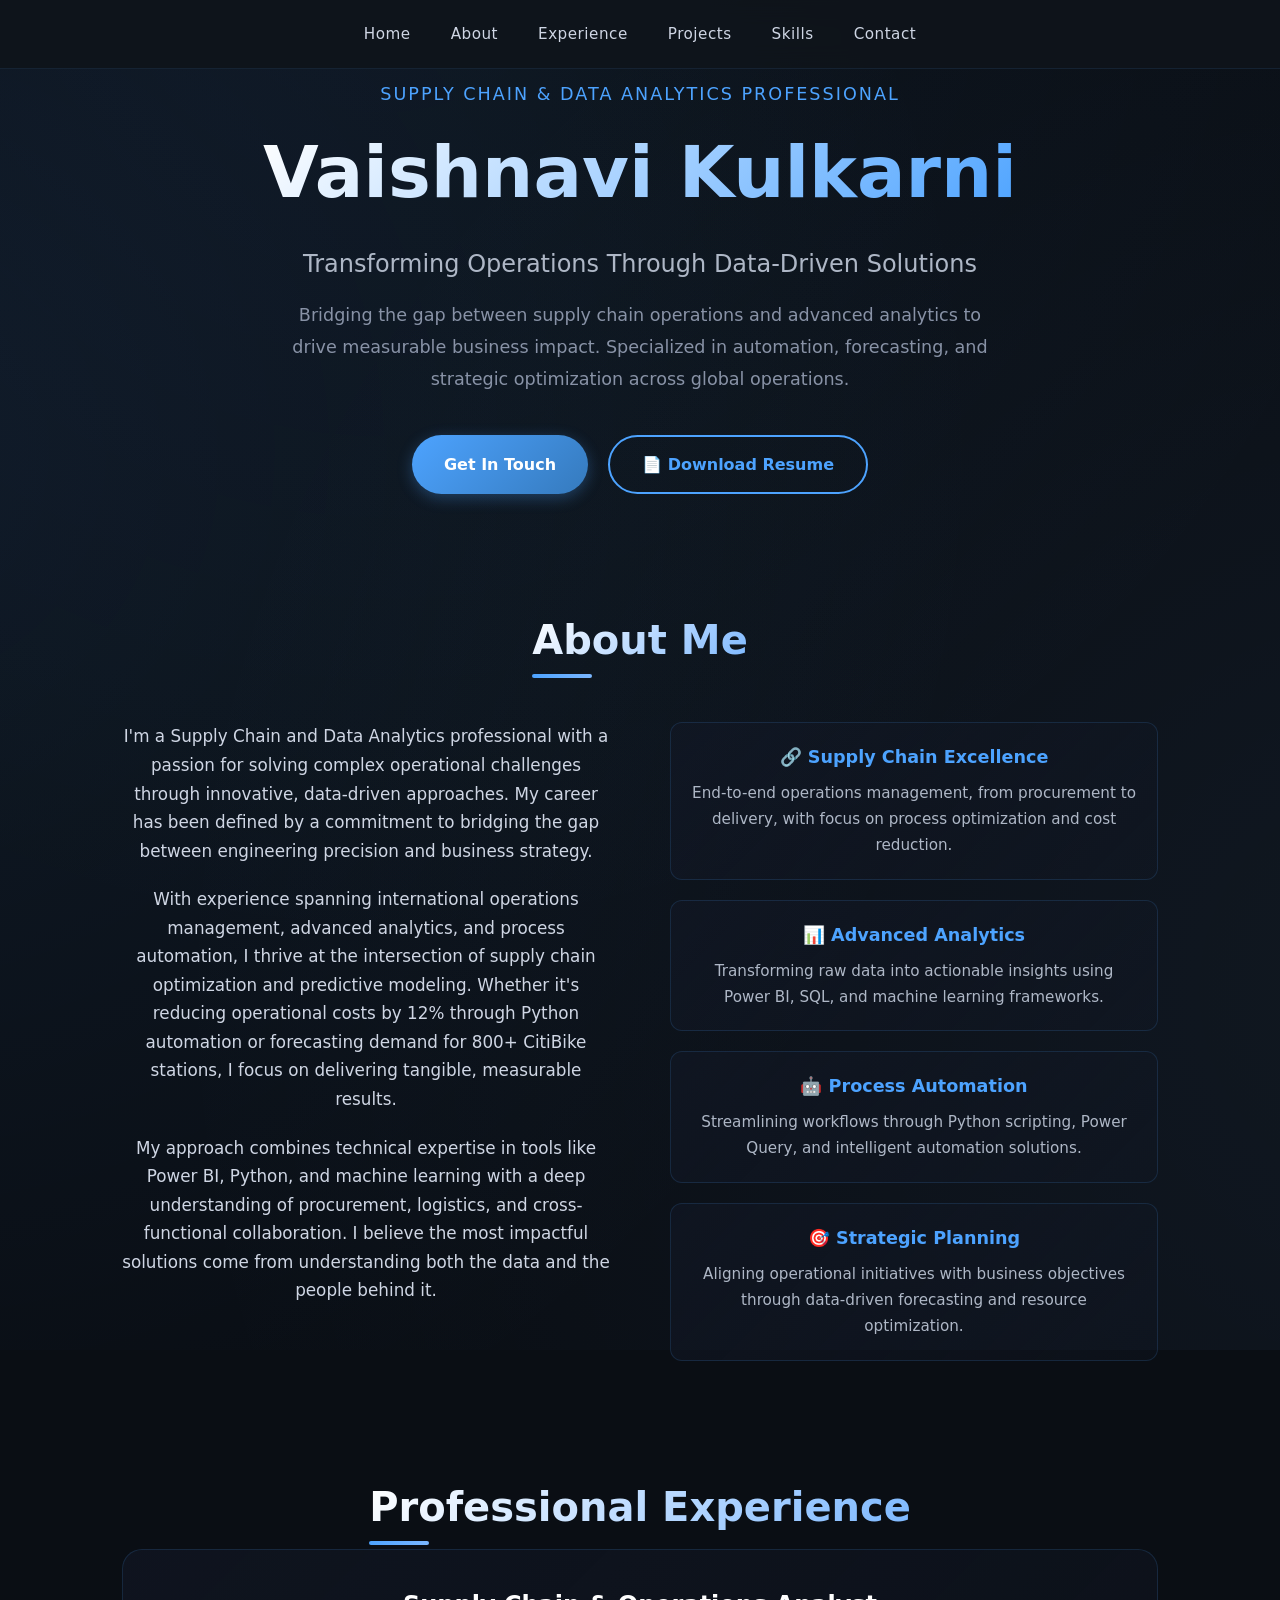
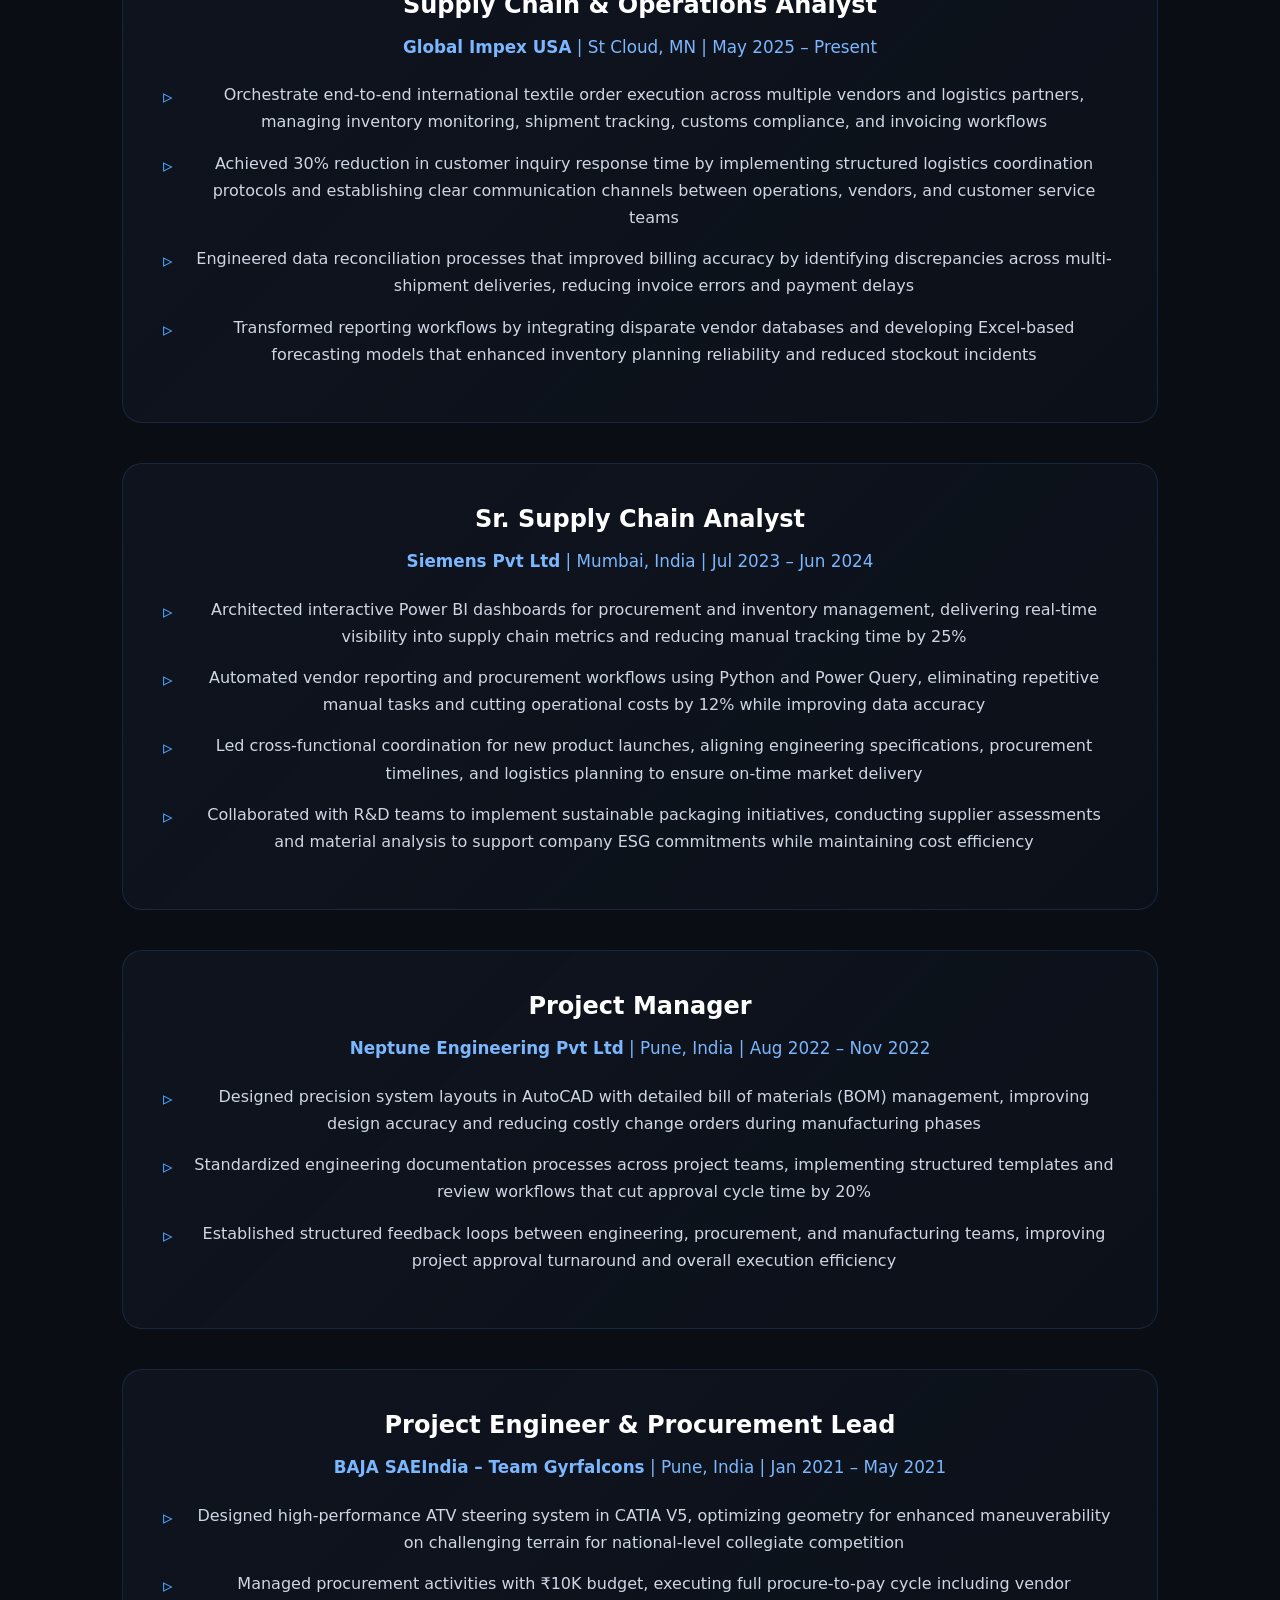
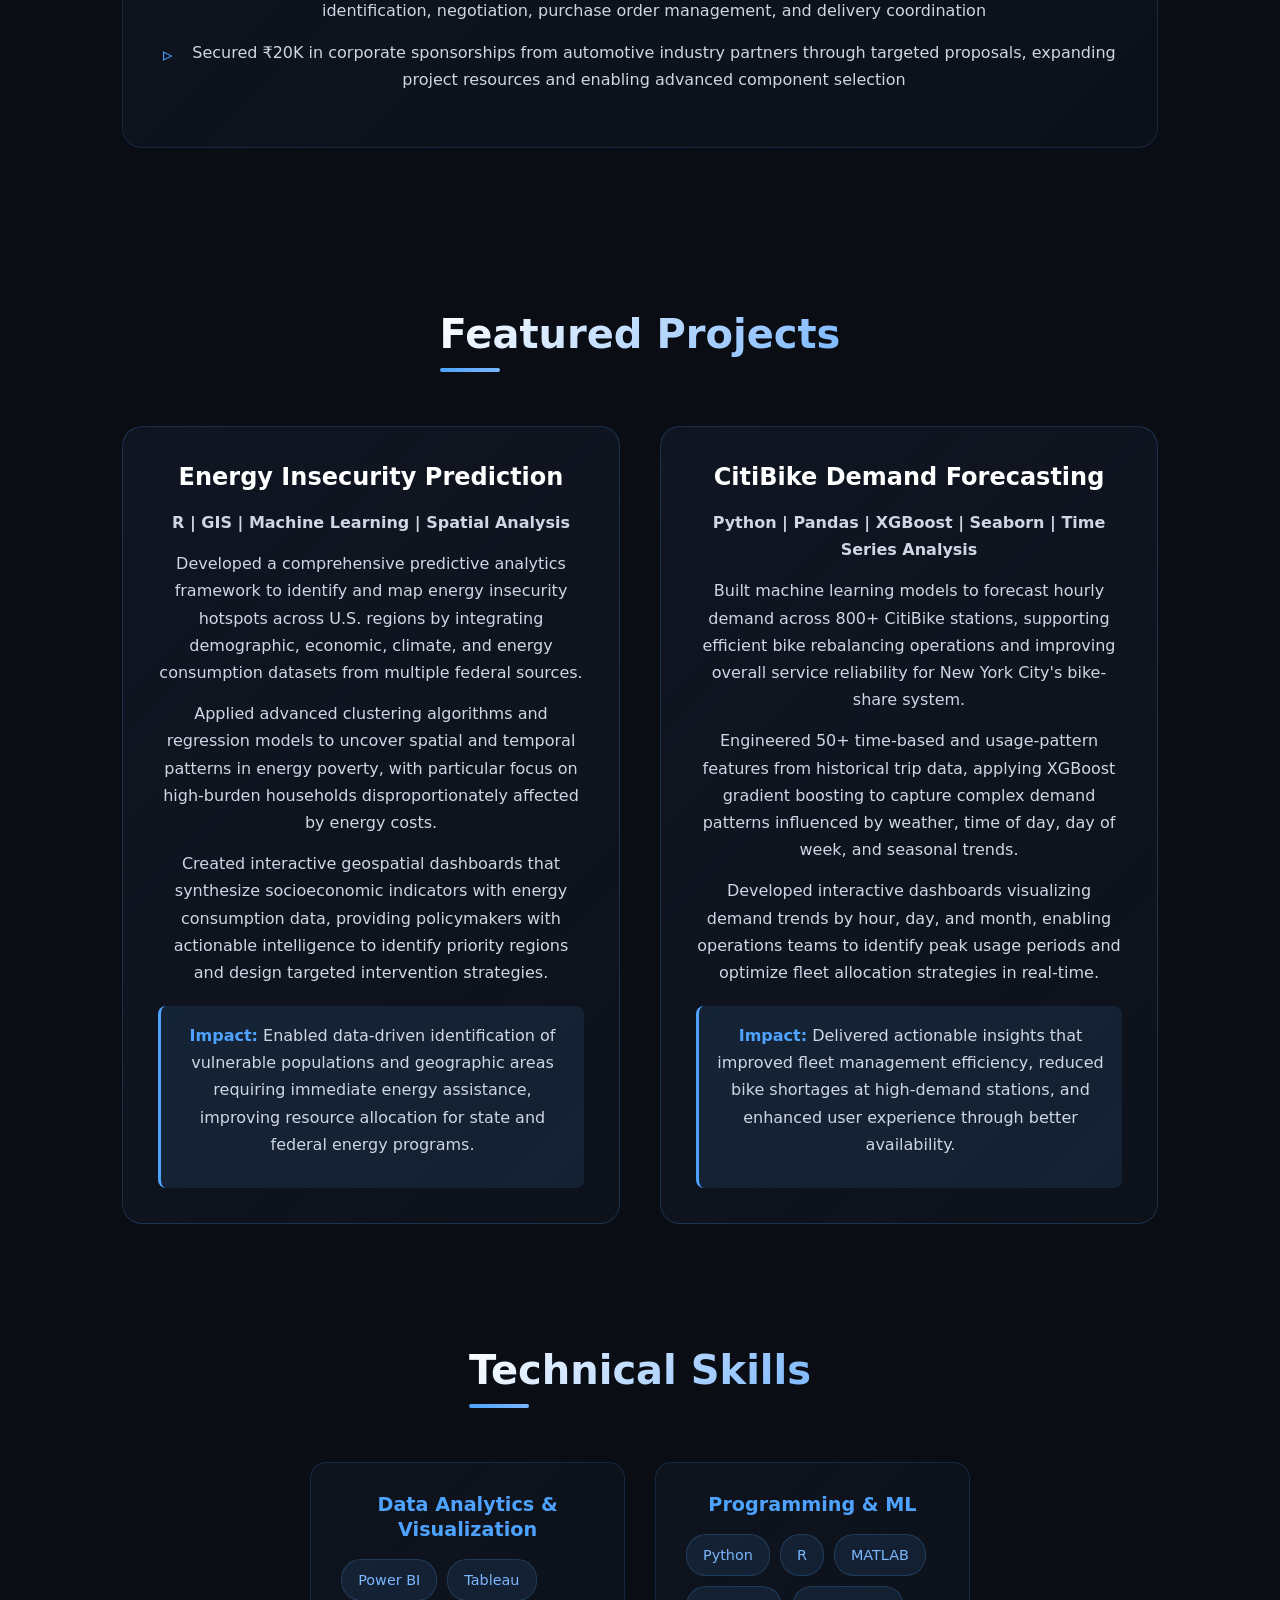
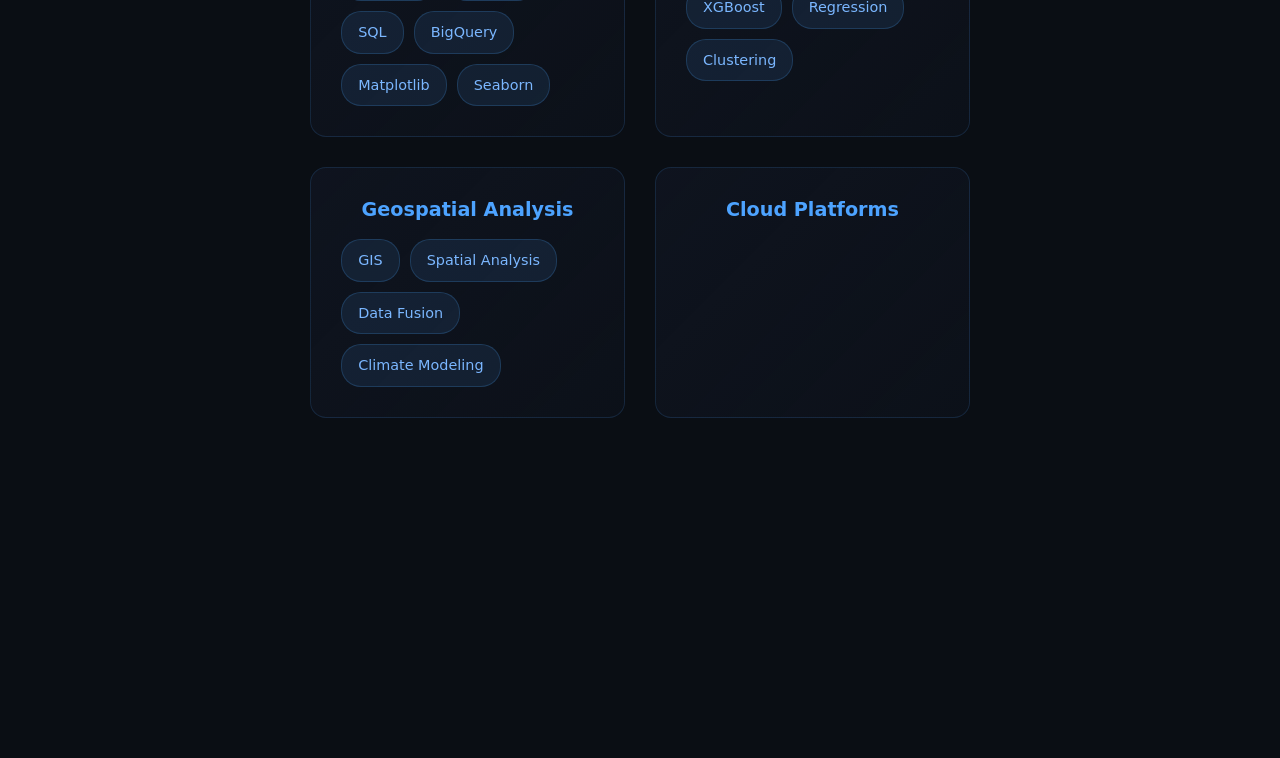
<file: test.html>
<!DOCTYPE html>
<html lang="en">
<head>
  <meta charset="UTF-8" />
  <meta name="viewport" content="width=device-width, initial-scale=1.0" />
  <title>Vaishnavi Kulkarni | Supply Chain & Data Analytics</title>

  <style>
    * {
      margin: 0;
      padding: 0;
      box-sizing: border-box;
    }

    body {
      font-family: 'Inter', system-ui, -apple-system, Segoe UI, Roboto, sans-serif;
      background: #0a0e14;
      color: #e6e9f0;
      line-height: 1.7;
      overflow-x: hidden;
    }

    /* Animated gradient background */
    body::before {
      content: '';
      position: fixed;
      top: -50%;
      left: -50%;
      width: 200%;
      height: 200%;
      background: 
        radial-gradient(circle at 20% 50%, rgba(77, 163, 255, 0.08) 0%, transparent 50%),
        radial-gradient(circle at 80% 80%, rgba(123, 183, 255, 0.06) 0%, transparent 50%),
        radial-gradient(circle at 40% 20%, rgba(77, 163, 255, 0.05) 0%, transparent 50%);
      animation: gradientShift 20s ease infinite;
      z-index: -1;
    }

    @keyframes gradientShift {
      0%, 100% { transform: translate(0, 0); }
      50% { transform: translate(10%, 10%); }
    }

    a {
      color: #4da3ff;
      text-decoration: none;
      transition: color 0.3s ease;
    }

    a:hover {
      color: #7bb7ff;
    }

    /* Navigation */
    nav {
      position: fixed;
      top: 0;
      left: 0;
      right: 0;
      background: rgba(15, 20, 27, 0.9);
      backdrop-filter: blur(12px);
      border-bottom: 1px solid rgba(77, 163, 255, 0.1);
      z-index: 1000;
      transition: all 0.3s ease;
    }

    nav.scrolled {
      box-shadow: 0 4px 20px rgba(0, 0, 0, 0.4);
    }

    nav ul {
      display: flex;
      justify-content: center;
      gap: 40px;
      padding: 20px;
      list-style: none;
      max-width: 1200px;
      margin: 0 auto;
    }

    nav a {
      color: #cfd6e4;
      font-weight: 500;
      font-size: 0.95rem;
      letter-spacing: 0.5px;
      position: relative;
      transition: color 0.3s ease;
    }

    nav a::after {
      content: '';
      position: absolute;
      bottom: -8px;
      left: 0;
      width: 0;
      height: 2px;
      background: linear-gradient(90deg, #4da3ff, #7bb7ff);
      transition: width 0.3s ease;
    }

    nav a:hover {
      color: #4da3ff;
    }

    nav a:hover::after {
      width: 100%;
    }

    main {
      max-width: 1100px;
      margin: 0 auto;
      padding: 0 32px 100px;
    }

    section {
      margin-bottom: 120px;
      scroll-margin-top: 100px;
      opacity: 0;
      animation: fadeInUp 0.8s ease forwards;
    }

    @keyframes fadeInUp {
      from {
        opacity: 0;
        transform: translateY(30px);
      }
      to {
        opacity: 1;
        transform: translateY(0);
      }
    }

    section:nth-child(1) { animation-delay: 0.1s; }
    section:nth-child(2) { animation-delay: 0.2s; }
    section:nth-child(3) { animation-delay: 0.3s; }
    section:nth-child(4) { animation-delay: 0.4s; }
    section:nth-child(5) { animation-delay: 0.5s; }
    section:nth-child(6) { animation-delay: 0.6s; }

    h1, h2, h3 {
      color: #ffffff;
      line-height: 1.3;
      font-weight: 700;
    }

    h2 {
      font-size: 2.5rem;
      margin-bottom: 16px;
      background: linear-gradient(135deg, #ffffff 0%, #7bb7ff 100%);
      -webkit-background-clip: text;
      -webkit-text-fill-color: transparent;
      background-clip: text;
      position: relative;
      display: inline-block;
    }

    h2::after {
      content: '';
      position: absolute;
      bottom: -12px;
      left: 0;
      width: 60px;
      height: 4px;
      background: linear-gradient(90deg, #4da3ff, #7bb7ff);
      border-radius: 2px;
    }

    /* Hero Section */
    #home {
      min-height: 100vh;
      display: flex;
      flex-direction: column;
      justify-content: center;
      align-items: center;
      text-align: center;
      padding-top: 80px;
      position: relative;
    }

    .hero-content {
      z-index: 1;
    }

    .hero-greeting {
      color: #4da3ff;
      font-size: 1.1rem;
      font-weight: 500;
      margin-bottom: 16px;
      letter-spacing: 2px;
      text-transform: uppercase;
    }

    #home h1 {
      font-size: 4.5rem;
      margin-bottom: 24px;
      background: linear-gradient(135deg, #ffffff 0%, #4da3ff 100%);
      -webkit-background-clip: text;
      -webkit-text-fill-color: transparent;
      background-clip: text;
    }

    .hero-subtitle {
      font-size: 1.5rem;
      color: #aeb7c6;
      margin-bottom: 16px;
      font-weight: 500;
    }

    .hero-description {
      font-size: 1.1rem;
      color: #8892a6;
      max-width: 700px;
      margin: 0 auto 40px;
      line-height: 1.8;
    }

    .cta-buttons {
      display: flex;
      gap: 20px;
      justify-content: center;
      flex-wrap: wrap;
    }

    .btn-primary, .btn-secondary {
      display: inline-flex;
      align-items: center;
      gap: 10px;
      padding: 14px 32px;
      border-radius: 50px;
      font-weight: 600;
      font-size: 1rem;
      transition: all 0.3s ease;
      cursor: pointer;
    }

    .btn-primary {
      background: linear-gradient(135deg, #4da3ff, #357abd);
      color: #ffffff;
      border: none;
      box-shadow: 0 4px 15px rgba(77, 163, 255, 0.3);
    }

    .btn-primary:hover {
      transform: translateY(-2px);
      box-shadow: 0 6px 25px rgba(77, 163, 255, 0.5);
    }

    .btn-secondary {
      background: transparent;
      color: #4da3ff;
      border: 2px solid #4da3ff;
    }

    .btn-secondary:hover {
      background: rgba(77, 163, 255, 0.1);
      transform: translateY(-2px);
    }


    /* About Section */
    #about {
      margin-top: 120px;
    }

    .about-content {
      display: grid;
      grid-template-columns: 1fr 1fr;
      gap: 60px;
      margin-top: 40px;
    }

    .about-text p {
      margin-bottom: 20px;
      color: #cfd6e4;
      font-size: 1.05rem;
    }

    .expertise-grid {
      display: grid;
      gap: 20px;
    }

    .expertise-item {
      background: linear-gradient(135deg, rgba(18, 24, 38, 0.6), rgba(18, 24, 38, 0.3));
      border: 1px solid rgba(77, 163, 255, 0.15);
      border-radius: 12px;
      padding: 20px;
      transition: all 0.3s ease;
    }

    .expertise-item:hover {
      border-color: #4da3ff;
      transform: translateX(8px);
    }

    .expertise-item h4 {
      color: #4da3ff;
      margin-bottom: 8px;
      font-size: 1.1rem;
    }

    .expertise-item p {
      color: #aeb7c6;
      font-size: 0.95rem;
      margin: 0;
    }

    /* Experience Section */
    .experience {
      background: linear-gradient(135deg, rgba(18, 24, 38, 0.6), rgba(18, 24, 38, 0.3));
      border: 1px solid rgba(77, 163, 255, 0.15);
      border-radius: 20px;
      padding: 40px;
      margin-bottom: 40px;
      position: relative;
      overflow: hidden;
      transition: all 0.4s ease;
    }

    .experience::before {
      content: '';
      position: absolute;
      top: 0;
      left: 0;
      width: 4px;
      height: 100%;
      background: linear-gradient(180deg, #4da3ff, #7bb7ff);
      transform: scaleY(0);
      transition: transform 0.4s ease;
    }

    .experience:hover::before {
      transform: scaleY(1);
    }

    .experience:hover {
      border-color: #4da3ff;
      transform: translateX(8px);
      box-shadow: 0 10px 40px rgba(77, 163, 255, 0.15);
    }

    .experience h3 {
      font-size: 1.5rem;
      margin-bottom: 12px;
      color: #ffffff;
    }

    .org {
      color: #7bb7ff;
      margin-bottom: 20px;
      font-size: 1.05rem;
    }

    .experience ul {
      list-style: none;
      padding-left: 0;
    }

    .experience ul li {
      margin-bottom: 14px;
      padding-left: 28px;
      position: relative;
      color: #cfd6e4;
      line-height: 1.7;
    }

    .experience ul li::before {
      content: '▹';
      position: absolute;
      left: 0;
      color: #4da3ff;
      font-size: 1.2rem;
    }

    /* Projects */
    .projects-grid {
      display: grid;
      grid-template-columns: repeat(auto-fit, minmax(450px, 1fr));
      gap: 40px;
      margin-top: 50px;
    }

    .project-card {
      background: linear-gradient(135deg, rgba(18, 24, 38, 0.8), rgba(18, 24, 38, 0.4));
      border: 1px solid rgba(77, 163, 255, 0.2);
      border-radius: 20px;
      overflow: hidden;
      transition: all 0.4s ease;
      position: relative;
    }

    .project-card::before {
      content: '';
      position: absolute;
      top: 0;
      left: 0;
      right: 0;
      height: 4px;
      background: linear-gradient(90deg, #4da3ff, #7bb7ff);
      transform: scaleX(0);
      transition: transform 0.4s ease;
    }

    .project-card:hover::before {
      transform: scaleX(1);
    }

    .project-card:hover {
      transform: translateY(-8px);
      border-color: #4da3ff;
      box-shadow: 0 15px 50px rgba(77, 163, 255, 0.25);
    }

    .project-card-content {
      padding: 35px;
    }

    .project-card h3 {
      color: #ffffff;
      font-size: 1.5rem;
      margin-bottom: 16px;
    }

    .project-tools {
      color: #4da3ff;
      font-size: 0.9rem;
      font-weight: 600;
      margin-bottom: 16px;
    }

    .project-card p {
      color: #cfd6e4;
      font-size: 1rem;
      margin-bottom: 14px;
      line-height: 1.7;
    }

    .project-impact {
      background: rgba(77, 163, 255, 0.1);
      border-left: 3px solid #4da3ff;
      padding: 16px;
      margin-top: 20px;
      border-radius: 8px;
    }

    .project-impact strong {
      color: #4da3ff;
    }

    /* Skills */
    .skills-grid {
      display: grid;
      grid-template-columns: repeat(auto-fit, minmax(300px, 1fr));
      gap: 30px;
      margin-top: 50px;
    }

    .skill-category {
      background: linear-gradient(135deg, rgba(18, 24, 38, 0.6), rgba(18, 24, 38, 0.3));
      border: 1px solid rgba(77, 163, 255, 0.15);
      border-radius: 16px;
      padding: 30px;
      transition: all 0.3s ease;
    }

    .skill-category:hover {
      border-color: #4da3ff;
      transform: translateY(-5px);
      box-shadow: 0 10px 30px rgba(77, 163, 255, 0.15);
    }

    .skill-category h3 {
      color: #4da3ff;
      font-size: 1.2rem;
      margin-bottom: 16px;
    }

    .skill-tags {
      display: flex;
      flex-wrap: wrap;
      gap: 10px;
    }

    .skill-tag {
      background: rgba(77, 163, 255, 0.1);
      color: #7bb7ff;
      padding: 8px 16px;
      border-radius: 20px;
      font-size: 0.9rem;
      border: 1px solid rgba(77, 163, 255, 0.2);
      transition: all 0.2s ease;
    }

    .skill-tag:hover {
      background: rgba(77, 163, 255, 0.2);
      border-color: #4da3ff;
      transform: scale(1.05);
    }

    /* Contact */
    #contact {
      text-align: center;
      padding: 80px 0;
    }

    .contact-intro {
      max-width: 600px;
      margin: 0 auto 50px;
      font-size: 1.1rem;
      color: #aeb7c6;
    }

    .contact-grid {
      display: grid;
      grid-template-columns: repeat(auto-fit, minmax(250px, 1fr));
      gap: 20px;
      max-width: 800px;
      margin: 0 auto;
    }

    .contact-card {
      background: linear-gradient(135deg, rgba(18, 24, 38, 0.6), rgba(18, 24, 38, 0.3));
      border: 1px solid rgba(77, 163, 255, 0.15);
      border-radius: 16px;
      padding: 30px;
      transition: all 0.3s ease;
      display: flex;
      flex-direction: column;
      align-items: center;
      gap: 12px;
    }

    .contact-card:hover {
      border-color: #4da3ff;
      transform: translateY(-5px);
      box-shadow: 0 10px 30px rgba(77, 163, 255, 0.2);
    }

    .contact-icon {
      font-size: 2rem;
    }

    .contact-label {
      color: #7bb7ff;
      font-weight: 600;
      font-size: 0.9rem;
      text-transform: uppercase;
      letter-spacing: 1px;
    }

    .contact-value {
      color: #ffffff;
      font-size: 1.05rem;
    }

    /* Responsive */
    @media (max-width: 768px) {
      #home h1 { font-size: 3rem; }
      .hero-subtitle { font-size: 1.2rem; }
      h2 { font-size: 2rem; }
      
      .about-content {
        grid-template-columns: 1fr;
        gap: 40px;
      }
      
      .projects-grid {
        grid-template-columns: 1fr;
      }
      
      nav ul {
        gap: 20px;
        padding: 16px;
      }
      
      nav a {
        font-size: 0.85rem;
      }
    }
  </style>
</head>

<body>

  <nav id="navbar">
    <ul>
      <li><a href="#home">Home</a></li>
      <li><a href="#about">About</a></li>
      <li><a href="#experience">Experience</a></li>
      <li><a href="#projects">Projects</a></li>
      <li><a href="#skills">Skills</a></li>
      <li><a href="#contact">Contact</a></li>
    </ul>
  </nav>

  <main>

    <section id="home">
      <div class="hero-content">
        <div class="hero-greeting">Supply Chain & Data Analytics Professional</div>
        <h1>Vaishnavi Kulkarni</h1>
        <p class="hero-subtitle">Transforming Operations Through Data-Driven Solutions</p>
        <p class="hero-description">
          Bridging the gap between supply chain operations and advanced analytics to drive measurable business impact. 
          Specialized in automation, forecasting, and strategic optimization across global operations.
        </p>
        <div class="cta-buttons">
          <a href="#contact" class="btn-primary">Get In Touch</a>
          <a href="Resume.pdf" download class="btn-secondary">📄 Download Resume</a>
        </div>
      </div>
      

    <section id="about">
      <h2>About Me</h2>
      <div class="about-content">
        <div class="about-text">
          <p>
            I'm a Supply Chain and Data Analytics professional with a passion for solving complex operational challenges through innovative, data-driven approaches. My career has been defined by a commitment to bridging the gap between engineering precision and business strategy.
          </p>
          <p>
            With experience spanning international operations management, advanced analytics, and process automation, I thrive at the intersection of supply chain optimization and predictive modeling. Whether it's reducing operational costs by 12% through Python automation or forecasting demand for 800+ CitiBike stations, I focus on delivering tangible, measurable results.
          </p>
          <p>
            My approach combines technical expertise in tools like Power BI, Python, and machine learning with a deep understanding of procurement, logistics, and cross-functional collaboration. I believe the most impactful solutions come from understanding both the data and the people behind it.
          </p>
        </div>
        
        <div class="expertise-grid">
          <div class="expertise-item">
            <h4>🔗 Supply Chain Excellence</h4>
            <p>End-to-end operations management, from procurement to delivery, with focus on process optimization and cost reduction.</p>
          </div>
          <div class="expertise-item">
            <h4>📊 Advanced Analytics</h4>
            <p>Transforming raw data into actionable insights using Power BI, SQL, and machine learning frameworks.</p>
          </div>
          <div class="expertise-item">
            <h4>🤖 Process Automation</h4>
            <p>Streamlining workflows through Python scripting, Power Query, and intelligent automation solutions.</p>
          </div>
          <div class="expertise-item">
            <h4>🎯 Strategic Planning</h4>
            <p>Aligning operational initiatives with business objectives through data-driven forecasting and resource optimization.</p>
          </div>
        </div>
      </div>
    </section>

    <section id="experience">
      <h2>Professional Experience</h2>
    
      <div class="experience">
        <h3>Supply Chain & Operations Analyst</h3>
        <p class="org">
          <strong>Global Impex USA</strong> | St Cloud, MN | May 2025 – Present
        </p>
        <ul>
          <li>
            Orchestrate end-to-end international textile order execution across multiple vendors and logistics partners, managing inventory monitoring, shipment tracking, customs compliance, and invoicing workflows
          </li>
          <li>
            Achieved 30% reduction in customer inquiry response time by implementing structured logistics coordination protocols and establishing clear communication channels between operations, vendors, and customer service teams
          </li>
          <li>
            Engineered data reconciliation processes that improved billing accuracy by identifying discrepancies across multi-shipment deliveries, reducing invoice errors and payment delays
          </li>
          <li>
            Transformed reporting workflows by integrating disparate vendor databases and developing Excel-based forecasting models that enhanced inventory planning reliability and reduced stockout incidents
          </li>
        </ul>
      </div>
    
      <div class="experience">
        <h3>Sr. Supply Chain Analyst</h3>
        <p class="org">
          <strong>Siemens Pvt Ltd</strong> | Mumbai, India | Jul 2023 – Jun 2024
        </p>
        <ul>
          <li>
            Architected interactive Power BI dashboards for procurement and inventory management, delivering real-time visibility into supply chain metrics and reducing manual tracking time by 25%
          </li>
          <li>
            Automated vendor reporting and procurement workflows using Python and Power Query, eliminating repetitive manual tasks and cutting operational costs by 12% while improving data accuracy
          </li>
          <li>
            Led cross-functional coordination for new product launches, aligning engineering specifications, procurement timelines, and logistics planning to ensure on-time market delivery
          </li>
          <li>
            Collaborated with R&D teams to implement sustainable packaging initiatives, conducting supplier assessments and material analysis to support company ESG commitments while maintaining cost efficiency
          </li>
        </ul>
      </div>
    
      <div class="experience">
        <h3>Project Manager</h3>
        <p class="org">
          <strong>Neptune Engineering Pvt Ltd</strong> | Pune, India | Aug 2022 – Nov 2022
        </p>
        <ul>
          <li>
            Designed precision system layouts in AutoCAD with detailed bill of materials (BOM) management, improving design accuracy and reducing costly change orders during manufacturing phases
          </li>
          <li>
            Standardized engineering documentation processes across project teams, implementing structured templates and review workflows that cut approval cycle time by 20%
          </li>
          <li>
            Established structured feedback loops between engineering, procurement, and manufacturing teams, improving project approval turnaround and overall execution efficiency
          </li>
        </ul>
      </div>
    
      <div class="experience">
        <h3>Project Engineer & Procurement Lead</h3>
        <p class="org">
          <strong>BAJA SAEIndia – Team Gyrfalcons</strong> | Pune, India | Jan 2021 – May 2021
        </p>
        <ul>
          <li>
            Designed high-performance ATV steering system in CATIA V5, optimizing geometry for enhanced maneuverability on challenging terrain for national-level collegiate competition
          </li>
          <li>
            Managed procurement activities with ₹10K budget, executing full procure-to-pay cycle including vendor identification, negotiation, purchase order management, and delivery coordination
          </li>
          <li>
            Secured ₹20K in corporate sponsorships from automotive industry partners through targeted proposals, expanding project resources and enabling advanced component selection
          </li>
        </ul>
      </div>
    
    </section>

    <section id="projects">
      <h2>Featured Projects</h2>

      <div class="projects-grid">

        <div class="project-card">
          <div class="project-card-content">
            <h3>Energy Insecurity Prediction</h3>
            <p class="project-tools">R | GIS | Machine Learning | Spatial Analysis</p>
            <p>
              Developed a comprehensive predictive analytics framework to identify and map energy insecurity hotspots across U.S. regions by integrating demographic, economic, climate, and energy consumption datasets from multiple federal sources.
            </p>
            <p>
              Applied advanced clustering algorithms and regression models to uncover spatial and temporal patterns in energy poverty, with particular focus on high-burden households disproportionately affected by energy costs.
            </p>
            <p>
              Created interactive geospatial dashboards that synthesize socioeconomic indicators with energy consumption data, providing policymakers with actionable intelligence to identify priority regions and design targeted intervention strategies.
            </p>
            <div class="project-impact">
              <p><strong>Impact:</strong> Enabled data-driven identification of vulnerable populations and geographic areas requiring immediate energy assistance, improving resource allocation for state and federal energy programs.</p>
            </div>
          </div>
        </div>

        <div class="project-card">
          <div class="project-card-content">
            <h3>CitiBike Demand Forecasting</h3>
            <p class="project-tools">Python | Pandas | XGBoost | Seaborn | Time Series Analysis</p>
            <p>
              Built machine learning models to forecast hourly demand across 800+ CitiBike stations, supporting efficient bike rebalancing operations and improving overall service reliability for New York City's bike-share system.
            </p>
            <p>
              Engineered 50+ time-based and usage-pattern features from historical trip data, applying XGBoost gradient boosting to capture complex demand patterns influenced by weather, time of day, day of week, and seasonal trends.
            </p>
            <p>
              Developed interactive dashboards visualizing demand trends by hour, day, and month, enabling operations teams to identify peak usage periods and optimize fleet allocation strategies in real-time.
            </p>
            <div class="project-impact">
              <p><strong>Impact:</strong> Delivered actionable insights that improved fleet management efficiency, reduced bike shortages at high-demand stations, and enhanced user experience through better availability.</p>
            </div>
          </div>
        </div>

      </div>
    </section>

    <section id="skills">
      <h2>Technical Skills</h2>

      <div class="skills-grid">
        <div class="skill-category">
          <h3>Data Analytics & Visualization</h3>
          <div class="skill-tags">
            <span class="skill-tag">Power BI</span>
            <span class="skill-tag">Tableau</span>
            <span class="skill-tag">SQL</span>
            <span class="skill-tag">BigQuery</span>
            <span class="skill-tag">Matplotlib</span>
            <span class="skill-tag">Seaborn</span>
          </div>
        </div>

        <div class="skill-category">
          <h3>Programming & ML</h3>
          <div class="skill-tags">
            <span class="skill-tag">Python</span>
            <span class="skill-tag">R</span>
            <span class="skill-tag">MATLAB</span>
            <span class="skill-tag">XGBoost</span>
            <span class="skill-tag">Regression</span>
            <span class="skill-tag">Clustering</span>
          </div>
        </div>

        <div class="skill-category">
          <h3>Geospatial Analysis</h3>
          <div class="skill-tags">
            <span class="skill-tag">GIS</span>
            <span class="skill-tag">Spatial Analysis</span>
            <span class="skill-tag">Data Fusion</span>
            <span class="skill-tag">Climate Modeling</span>
          </div>
        </div>

        <div class="skill-category">
          <h3>Cloud Platforms</h3>
          <div class
</file>
<file: style.css>
/* ============================================
   CUSTOM PROPERTIES
   ============================================ */
:root {
  --bg-primary:       #080d1a;
  --bg-surface:       rgba(255,255,255,0.038);
  --bg-surface-hover: rgba(255,255,255,0.065);
  --border:           rgba(255,255,255,0.09);
  --border-accent:    rgba(79,142,247,0.38);

  --accent:        #4f8ef7;
  --accent-purple: #7b53ff;
  --accent-hover:  #3a7de8;
  --accent-green:  #4ade80;

  --text-primary:  #e2e8f0;
  --text-secondary:#8fa3bf;
  --text-muted:    #54657a;
  --text-heading:  #f0f4fa;

  --font-sans:    'Inter', system-ui, -apple-system, sans-serif;
  --max-width:    1080px;

  --transition-fast: 0.18s ease;
  --transition-base: 0.28s ease;

  --radius-sm: 8px;
  --radius-md: 12px;
  --radius-lg: 18px;
  --radius-xl: 24px;

  --shadow-card:  0 2px 20px rgba(0,0,0,0.35);
  --shadow-hover: 0 8px 36px rgba(79,142,247,0.14);

  --nav-height: 58px;
  --nav-offset: 82px;
}

/* ============================================
   RESET & BASE
   ============================================ */
*,*::before,*::after { margin:0; padding:0; box-sizing:border-box; }

html {
  scroll-behavior: smooth;
  scroll-padding-top: var(--nav-offset);
}

body {
  font-family: var(--font-sans);
  background: var(--bg-primary);
  color: var(--text-primary);
  line-height: 1.65;
  overflow-x: hidden;
}

section { scroll-margin-top: var(--nav-offset); }

/* ============================================
   SCROLL PROGRESS
   ============================================ */
.scroll-progress {
  position: fixed;
  top:0; left:0;
  height: 2px;
  width: 0%;
  background: linear-gradient(90deg, var(--accent), var(--accent-purple));
  z-index: 2001;
  transition: width 0.06s linear;
  pointer-events: none;
}

/* ============================================
   TYPOGRAPHY
   ============================================ */
h1,h2,h3,h4 { color: var(--text-heading); line-height: 1.2; }

h1 { font-size: clamp(2.4rem,6vw,4.4rem); font-weight:800; letter-spacing:-1.5px; }
h2 { font-size: clamp(1.75rem,4vw,2.6rem); font-weight:700; letter-spacing:-0.5px; }
h3 { font-size: 1.05rem; font-weight:600; }

p      { color: var(--text-secondary); line-height:1.78; }
a      { color: var(--accent); text-decoration:none; transition:color var(--transition-fast); }
a:hover{ color: var(--accent-hover); }
strong { color: var(--text-primary); font-weight:600; }

/* ============================================
   LAYOUT
   ============================================ */
.container {
  max-width: var(--max-width);
  margin: 0 auto;
  padding: 0 24px;
}

section { padding: 96px 0; }

/* Hero gets its own top calc so content clears the floating nav */
#home {
  scroll-margin-top: 0;
  padding-top: calc(var(--nav-height) + 44px);
}

.section-label {
  font-size: 0.72rem;
  font-weight: 700;
  letter-spacing: 3px;
  text-transform: uppercase;
  color: var(--accent);
  margin-bottom: 8px;
  display: block;
}

.section-title        { margin-bottom: 48px; }
.section-title h2     { margin-top: 4px; }
.section-title::after {
  content: '';
  display: block;
  width: 40px;
  height: 3px;
  background: linear-gradient(90deg,var(--accent),var(--accent-purple));
  margin-top: 14px;
  border-radius: 2px;
}
.section-title-center     { text-align: center; }
.section-title-center::after { margin-left:auto; margin-right:auto; }

/* ============================================
   FADE-IN ANIMATIONS
   ============================================ */
.fade-in {
  opacity: 0;
  transform: translateY(20px);
  transition: opacity 0.6s cubic-bezier(0.16,1,0.3,1),
              transform 0.6s cubic-bezier(0.16,1,0.3,1);
}
.fade-in.visible          { opacity:1; transform:translateY(0); }
.fade-in-delay-1          { transition-delay: 0.08s; }
.fade-in-delay-2          { transition-delay: 0.16s; }
.fade-in-delay-3          { transition-delay: 0.24s; }
.fade-in-delay-4          { transition-delay: 0.32s; }

/* ============================================
   FLOATING PILL NAV
   ============================================ */
.nav {
  position: fixed;
  top: 14px;
  left: 50%;
  transform: translateX(-50%);
  z-index: 1000;
  width: calc(100% - 40px);
  max-width: 900px;
  height: var(--nav-height);
  background: rgba(8,13,26,0.76);
  backdrop-filter: blur(28px);
  -webkit-backdrop-filter: blur(28px);
  border: 1px solid rgba(255,255,255,0.09);
  border-radius: 100px;
  box-shadow: 0 8px 40px rgba(0,0,0,0.45), 0 1px 0 rgba(255,255,255,0.05) inset;
  transition: background 0.35s ease, border-color 0.35s ease, box-shadow 0.35s ease;
}

.nav.scrolled {
  background: rgba(8,13,26,0.96);
  border-color: rgba(79,142,247,0.18);
  box-shadow: 0 12px 48px rgba(0,0,0,0.6), 0 1px 0 rgba(255,255,255,0.06) inset;
}

.nav-inner {
  display: flex;
  align-items: center;
  justify-content: space-between;
  height: 100%;
  padding: 0 10px 0 22px;
}

.nav-logo          { font-weight:800; font-size:1.05rem; color:var(--text-heading); letter-spacing:-0.5px; flex-shrink:0; }
.nav-logo span     { color: var(--accent); }

.nav-links         { display:flex; list-style:none; gap:1px; align-items:center; }
.nav-links a       { color:var(--text-secondary); font-size:0.83rem; font-weight:500; padding:6px 11px; border-radius:50px; transition:all var(--transition-fast); white-space:nowrap; }
.nav-links a:hover { color:var(--text-heading); background:rgba(255,255,255,0.05); }
.nav-links a.active{ color:var(--accent); background:rgba(79,142,247,0.1); }

.nav-cta {
  padding: 8px 18px !important;
  background: var(--accent) !important;
  color: #fff !important;
  border-radius: 50px !important;
  font-weight: 600 !important;
  margin-left: 6px;
  box-shadow: 0 2px 12px rgba(79,142,247,0.3);
  transition: all var(--transition-fast) !important;
}
.nav-cta:hover {
  background: var(--accent-hover) !important;
  transform: translateY(-1px) !important;
  box-shadow: 0 4px 20px rgba(79,142,247,0.45) !important;
  color: #fff !important;
}

.nav-toggle {
  display: none;
  background: none;
  border: none;
  cursor: pointer;
  padding: 8px 12px;
  color: var(--text-secondary);
  line-height: 0;
  border-radius: 50px;
  transition: background var(--transition-fast);
  flex-shrink: 0;
}
.nav-toggle:hover { background:rgba(255,255,255,0.06); color:var(--text-heading); }

/* ============================================
   HERO
   ============================================ */
#home {
  min-height: 100vh;
  display: flex;
  align-items: center;
  position: relative;
  overflow: hidden;
}

#home::before {
  content: '';
  position: absolute;
  inset: 0;
  background-image: radial-gradient(circle,rgba(79,142,247,0.22) 1px,transparent 1px);
  background-size: 44px 44px;
  opacity: 0.28;
  pointer-events: none;
}

#home::after {
  content: '';
  position: absolute;
  top: 15%; left: -5%;
  width: 55vw; height: 55vw;
  max-width: 600px; max-height: 600px;
  background: radial-gradient(circle,rgba(79,142,247,0.07) 0%,transparent 68%);
  pointer-events: none;
}

.hero-content { position:relative; z-index:1; }

.hero-badge {
  display: inline-flex;
  align-items: center;
  gap: 8px;
  background: rgba(79,142,247,0.07);
  border: 1px solid rgba(79,142,247,0.2);
  border-radius: 50px;
  padding: 5px 15px;
  font-size: 0.8rem;
  color: var(--accent);
  font-weight: 600;
  margin-bottom: 24px;
  animation: fadeInDown 0.7s ease;
}
.hero-badge .dot {
  width:7px; height:7px;
  background: var(--accent-green);
  border-radius: 50%;
  flex-shrink: 0;
  animation: blink 2.4s ease infinite;
}

@keyframes blink    { 0%,100%{opacity:1;} 50%{opacity:0.35;} }
@keyframes fadeInDown { from{opacity:0;transform:translateY(-12px);} to{opacity:1;transform:translateY(0);} }
@keyframes fadeInUp   { from{opacity:0;transform:translateY(20px);}  to{opacity:1;transform:translateY(0);} }

.hero-title   { margin-bottom:16px; animation:fadeInUp 0.75s ease 0.12s backwards; }
.hero-title .highlight {
  background: linear-gradient(135deg,var(--accent),var(--accent-purple));
  -webkit-background-clip: text;
  -webkit-text-fill-color: transparent;
  background-clip: text;
}

.hero-tagline {
  font-size: 1.1rem;
  color: var(--text-secondary);
  font-weight: 500;
  margin-bottom: 14px;
  animation: fadeInUp 0.75s ease 0.22s backwards;
  /* prevent reflow from widest word on first render */
  contain: layout;
}

/* FIX: removed min-width which caused the gap visible in screenshot.
   inline-block is still needed for opacity/transform transitions. */
.rotating-word {
  display: inline-block;
  color: var(--accent);
  font-weight: 700;
  transition: opacity 0.26s ease, transform 0.26s ease;
  vertical-align: baseline;
}

.hero-description {
  max-width: 540px;
  font-size: 0.98rem;
  color: var(--text-secondary);
  margin-bottom: 36px;
  line-height: 1.85;
  animation: fadeInUp 0.75s ease 0.32s backwards;
}

.hero-stats {
  display: flex;
  flex-wrap: wrap;
  gap: 0;
  margin-bottom: 40px;
  animation: fadeInUp 0.75s ease 0.42s backwards;
}
.hero-stat {
  padding-right: 28px;
  margin-right: 28px;
  border-right: 1px solid var(--border);
  margin-bottom: 8px;
}
.hero-stat:last-child { border-right:none; margin-right:0; padding-right:0; }

.stat-value {
  font-size: 1.9rem;
  font-weight: 800;
  color: var(--accent);
  line-height: 1;
  display: block;
  letter-spacing: -1px;
}
.stat-label {
  font-size: 0.68rem;
  color: var(--text-muted);
  text-transform: uppercase;
  letter-spacing: 1px;
  margin-top: 5px;
  display: block;
}

.hero-buttons {
  display: flex;
  gap: 12px;
  flex-wrap: wrap;
  animation: fadeInUp 0.75s ease 0.52s backwards;
}

/* ============================================
   BUTTONS
   ============================================ */
.btn {
  display: inline-flex;
  align-items: center;
  gap: 7px;
  padding: 11px 26px;
  border-radius: 50px;
  font-weight: 600;
  font-size: 0.93rem;
  transition: all var(--transition-base);
  cursor: pointer;
  border: none;
  text-decoration: none;
}
.btn-primary {
  background: var(--accent);
  color: #fff;
  box-shadow: 0 4px 18px rgba(79,142,247,0.3);
}
.btn-primary:hover  { background:var(--accent-hover); transform:translateY(-2px); box-shadow:0 8px 28px rgba(79,142,247,0.4); color:#fff; }
.btn-primary:active { transform:translateY(0); }

.btn-outline {
  background: transparent;
  color: var(--text-primary);
  border: 1.5px solid var(--border);
}
.btn-outline:hover  { border-color:var(--accent); color:var(--accent); transform:translateY(-2px); background:rgba(79,142,247,0.05); }
.btn-outline:active { transform:translateY(0); }

/* ============================================
   BASE CARD
   ============================================ */
.card {
  background: var(--bg-surface);
  border: 1px solid var(--border);
  border-radius: var(--radius-xl);
  padding: 24px 28px;
  transition: border-color var(--transition-base), box-shadow var(--transition-base), transform var(--transition-base);
  box-shadow: var(--shadow-card);
}
.card:hover { border-color:var(--border-accent); box-shadow:var(--shadow-hover); transform:translateY(-3px); }

/* ============================================
   ABOUT
   ============================================ */
.about-grid {
  display: grid;
  grid-template-columns: 1fr 210px;
  gap: 52px;
  align-items: start;
}
.about-left { display:flex; flex-direction:column; gap:28px; }

.about-text p          { margin-bottom:14px; font-size:0.99rem; line-height:1.85; }
.about-text p:last-child{ margin-bottom:0; }

.expertise-list { display:flex; flex-direction:column; gap:9px; }
.expertise-item {
  background: var(--bg-surface);
  border: 1px solid var(--border);
  border-left: 3px solid var(--accent);
  border-radius: 0 var(--radius-md) var(--radius-md) 0;
  padding: 12px 16px;
  transition: all var(--transition-fast);
}
.expertise-item:nth-child(even) { border-left-color: var(--accent-purple); }
.expertise-item:hover { background:var(--bg-surface-hover); transform:translateX(4px); }
.expertise-item h4 { font-size:0.86rem; font-weight:600; color:var(--text-heading); margin-bottom:2px; }
.expertise-item p  { font-size:0.79rem; color:var(--text-muted); line-height:1.5; }

/* Profile photo */
.about-photo-wrap {
  display: flex;
  flex-direction: column;
  align-items: center;
  gap: 12px;
  position: sticky;
  top: calc(var(--nav-offset) + 12px);
}
.photo-frame {
  width: 210px; height: 210px;
  border-radius: 50%;
  padding: 3px;
  background: linear-gradient(140deg, var(--accent), var(--accent-purple));
  box-shadow: 0 0 0 6px rgba(79,142,247,0.08), 0 12px 40px rgba(0,0,0,0.5);
  transition: all var(--transition-base);
  flex-shrink: 0;
}
.photo-frame:hover { box-shadow:0 0 0 10px rgba(79,142,247,0.1),0 16px 48px rgba(0,0,0,0.55); transform:translateY(-4px) scale(1.02); }
.photo-frame img {
  width:100%; height:100%;
  object-fit: cover;
  object-position: center 15%;
  display: block;
  border-radius: 50%;
  border: 3px solid var(--bg-primary);
}
.photo-name { font-size:0.8rem; font-weight:600; color:var(--text-muted); text-align:center; letter-spacing:0.5px; }

/* ============================================
   WHY ME
   ============================================ */
.whyme-grid {
  display: grid;
  grid-template-columns: repeat(3,1fr);
  gap: 16px;
  margin-bottom: 20px;
}
.whyme-card {
  background: var(--bg-surface);
  border: 1px solid var(--border);
  border-radius: var(--radius-xl);
  padding: 24px 22px;
  transition: all var(--transition-base);
  position: relative;
  overflow: hidden;
}
.whyme-card::before {
  content: '';
  position: absolute;
  top:0; left:0; right:0;
  height: 2px;
  background: linear-gradient(90deg,var(--accent),var(--accent-purple));
  opacity: 0;
  transition: opacity var(--transition-base);
}
.whyme-card:hover::before { opacity:1; }
.whyme-card:hover { border-color:var(--border-accent); transform:translateY(-4px); box-shadow:var(--shadow-hover); }
.whyme-icon   { font-size:1.5rem; margin-bottom:12px; display:block; line-height:1; }
.whyme-card h3{ font-size:0.94rem; font-weight:700; color:var(--text-heading); margin-bottom:9px; line-height:1.35; }
.whyme-card p { font-size:0.84rem; color:var(--text-secondary); line-height:1.72; }

.whyme-highlight {
  background: linear-gradient(135deg,rgba(79,142,247,0.07),rgba(123,83,255,0.07));
  border: 1px solid rgba(79,142,247,0.2);
  border-radius: var(--radius-xl);
  padding: 22px 26px;
  display: flex;
  align-items: center;
  gap: 18px;
  transition: all var(--transition-base);
  margin-top: 4px;
}
.whyme-highlight:hover       { border-color:var(--border-accent); box-shadow:var(--shadow-hover); }
.whyme-highlight-icon        { font-size:1.8rem; flex-shrink:0; }
.whyme-highlight p           { font-size:0.94rem; color:var(--text-primary); line-height:1.75; }
.whyme-highlight strong      { color:var(--accent); }

/* ============================================
   HORIZONTAL TIMELINE
   ============================================ */
.tl-legend {
  display: flex;
  gap: 20px;
  margin-bottom: 28px;
}
.tl-legend-item {
  display: flex;
  align-items: center;
  gap: 7px;
  font-size: 0.78rem;
  color: var(--text-muted);
  font-weight: 500;
}
.tl-legend-dot {
  width:10px; height:10px;
  border-radius:50%;
  flex-shrink:0;
}
.tl-legend-dot--work { background: var(--accent); }
.tl-legend-dot--edu  { background: var(--accent-purple); }

/* Wrapper with right-side fade hint */
.htl-outer {
  position: relative;
}
.htl-outer::after {
  content: '';
  position: absolute;
  top: 0; right: 0; bottom: 24px;
  width: 72px;
  background: linear-gradient(to right, transparent, var(--bg-primary));
  pointer-events: none;
  z-index: 4;
}

/* The scrollable row */
.htl-scroll {
  display: flex;
  align-items: flex-start;
  overflow-x: auto;
  overflow-y: visible;
  padding: 20px 0 20px;
  -webkit-overflow-scrolling: touch;
  scrollbar-width: thin;
  scrollbar-color: rgba(79,142,247,0.2) transparent;
  cursor: grab;
  position: relative;
  user-select: none;
}
.htl-scroll:active { cursor: grabbing; }
.htl-scroll::-webkit-scrollbar        { height: 3px; }
.htl-scroll::-webkit-scrollbar-track  { background: transparent; }
.htl-scroll::-webkit-scrollbar-thumb  { background: rgba(79,142,247,0.22); border-radius:2px; }

/* Leading / trailing spacers so first/last cards aren't clipped */
.htl-spacer-start { flex: 0 0 4px; }
.htl-spacer-end   { flex: 0 0 80px; } /* wider on end to clear the fade-gradient */

/* Each entry column */
.htl-entry {
  flex: 0 0 282px;
  display: flex;
  flex-direction: column;
  align-items: center;
  position: relative;
  padding: 0 10px;
}

/* ─── The continuous horizontal line ───
   Each entry draws its own segment via ::before.
   First/last entries draw only half a segment
   so the line doesn't overhang the ends.         */
.htl-entry::before {
  content: '';
  position: absolute;
  top: 8px;          /* half of 16px dot = 8px from entry top */
  left: 0;
  right: 0;
  height: 2px;
  background: rgba(79,142,247,0.22);
  z-index: 0;
}
.htl-entry:first-of-type::before { left: 50%; }
.htl-entry:last-of-type::before  { right: 50%; }

/* Node: dot + period label */
.htl-node {
  display: flex;
  flex-direction: column;
  align-items: center;
  gap: 6px;
  z-index: 1;
  position: relative;
  margin-bottom: 0;
}

.htl-dot {
  width: 16px; height: 16px;
  border-radius: 50%;
  border: 3px solid var(--bg-primary);
  flex-shrink: 0;
  transition: transform 0.22s ease, box-shadow 0.22s ease;
}
.htl-dot--work { background:var(--accent);        box-shadow:0 0 0 4px rgba(79,142,247,0.16); }
.htl-dot--edu  { background:var(--accent-purple);  box-shadow:0 0 0 4px rgba(123,83,255,0.16); }

.htl-entry:hover .htl-dot--work { transform:scale(1.25); box-shadow:0 0 0 8px rgba(79,142,247,0.1); }
.htl-entry:hover .htl-dot--edu  { transform:scale(1.25); box-shadow:0 0 0 8px rgba(123,83,255,0.1); }

.htl-period {
  font-size: 0.68rem;
  font-weight: 600;
  color: var(--text-muted);
  white-space: nowrap;
  letter-spacing: 0.2px;
}

/* Thin vertical stem from dot to card */
.htl-stem {
  width: 2px;
  height: 18px;
  flex-shrink: 0;
  background: linear-gradient(to bottom, rgba(79,142,247,0.3), rgba(79,142,247,0.05));
  margin: 6px 0;
}

/* The card below the line */
.htl-card {
  background: var(--bg-surface);
  border: 1px solid var(--border);
  border-radius: var(--radius-lg);
  padding: 18px 16px;
  width: 100%;
  transition: border-color var(--transition-base), box-shadow var(--transition-base), transform var(--transition-base);
  box-shadow: var(--shadow-card);
}
.htl-card:hover {
  border-color: var(--border-accent);
  box-shadow: var(--shadow-hover);
  transform: translateY(3px);
}

.htl-badge {
  display: inline-flex;
  font-size: 0.62rem;
  font-weight: 700;
  letter-spacing: 1.5px;
  text-transform: uppercase;
  padding: 2px 8px;
  border-radius: 50px;
  margin-bottom: 10px;
}
.htl-badge--work { background:rgba(79,142,247,0.1);  color:var(--accent);        border:1px solid rgba(79,142,247,0.22); }
.htl-badge--edu  { background:rgba(123,83,255,0.1); color:var(--accent-purple); border:1px solid rgba(123,83,255,0.22); }

.htl-org {
  font-size: 0.7rem;
  font-weight: 700;
  text-transform: uppercase;
  letter-spacing: 0.4px;
  margin-bottom: 4px;
  line-height: 1.3;
}
.htl-org--work { color: var(--accent); }
.htl-org--edu  { color: var(--accent-purple); }

.htl-role {
  font-size: 0.9rem;
  font-weight: 700;
  color: var(--text-heading);
  line-height: 1.3;
  margin-bottom: 12px;
}

.htl-bullets {
  list-style: none;
  display: flex;
  flex-direction: column;
  gap: 7px;
}
.htl-bullets li {
  font-size: 0.79rem;
  color: var(--text-secondary);
  line-height: 1.62;
  padding-left: 13px;
  position: relative;
}
.htl-bullets li::before {
  content: '▹';
  position: absolute;
  left: 0;
  color: var(--accent);
  font-size: 0.65rem;
  top: 2px;
}

.htl-desc {
  font-size: 0.79rem;
  color: var(--text-secondary);
  line-height: 1.65;
  margin-bottom: 10px;
}

.htl-tags {
  display: flex;
  flex-wrap: wrap;
  gap: 5px;
  margin-top: 10px;
}
.htl-tag {
  background: rgba(123,83,255,0.07);
  border: 1px solid rgba(123,83,255,0.17);
  color: #9d7fff;
  font-size: 0.69rem;
  font-weight: 500;
  padding: 2px 8px;
  border-radius: 50px;
}

/* Scroll hint label below the timeline */
.htl-hint {
  display: flex;
  align-items: center;
  justify-content: flex-end;
  gap: 6px;
  margin-top: 12px;
  padding-right: 4px;
  color: var(--text-muted);
  font-size: 0.72rem;
  font-weight: 500;
  letter-spacing: 0.3px;
  opacity: 0.8;
}

/* ============================================
   PROJECTS
   ============================================ */
.projects-list { display:flex; flex-direction:column; gap:20px; }

.project-title { font-size:1.08rem; font-weight:700; color:var(--text-heading); margin-bottom:12px; }

.project-tools { display:flex; flex-wrap:wrap; gap:7px; margin-bottom:20px; }
.tool-tag {
  background: rgba(79,142,247,0.07);
  border: 1px solid rgba(79,142,247,0.19);
  color: var(--accent);
  font-size: 0.75rem; font-weight:600;
  padding: 3px 11px;
  border-radius: 50px;
  transition: all var(--transition-fast);
}
.tool-tag:hover { background:rgba(79,142,247,0.14); transform:translateY(-1px); }

.project-body {
  display: grid;
  grid-template-columns: 1fr 1fr;
  gap: 20px;
  margin-bottom: 16px;
}
.project-section-label {
  font-size: 0.67rem;
  font-weight: 700;
  letter-spacing: 2px;
  text-transform: uppercase;
  color: var(--text-muted);
  margin-bottom: 6px;
}
.project-body p { font-size:0.89rem; line-height:1.75; }

.project-impact {
  background: rgba(79,142,247,0.04);
  border: 1px solid rgba(79,142,247,0.12);
  border-left: 3px solid var(--accent);
  border-radius: 0 var(--radius-sm) var(--radius-sm) 0;
  padding: 12px 16px;
  transition: border-left-color var(--transition-fast);
}
.card:hover .project-impact { border-left-color: var(--accent-purple); }
.project-impact p { font-size:0.89rem; color:var(--text-primary); font-weight:500; }

/* ============================================
   SKILLS
   ============================================ */
.skills-grid {
  display: grid;
  grid-template-columns: repeat(3,1fr);
  gap: 16px;
}
.skill-category {
  background: var(--bg-surface);
  border: 1px solid var(--border);
  border-radius: var(--radius-lg);
  padding: 20px;
  transition: all var(--transition-base);
}
.skill-category:hover { border-color:var(--border-accent); transform:translateY(-3px); box-shadow:var(--shadow-hover); }
.skill-category h3 {
  font-size: 0.78rem; font-weight:700; color:var(--text-heading);
  margin-bottom:12px; padding-bottom:10px; border-bottom:1px solid var(--border);
  text-transform:uppercase; letter-spacing:0.5px;
}
.skill-tags { display:flex; flex-wrap:wrap; gap:7px; }
.skill-tag {
  background: var(--bg-surface-hover);
  border: 1px solid var(--border);
  color: var(--text-secondary);
  font-size:0.78rem; font-weight:500;
  padding:4px 11px; border-radius:50px;
  transition:all var(--transition-fast); cursor:default;
}
.skill-tag:hover { border-color:var(--border-accent); color:var(--accent); transform:translateY(-2px); background:rgba(79,142,247,0.06); }

/* ============================================
   CREDENTIALS
   ============================================ */
.cred-filter {
  display: flex;
  gap: 8px;
  flex-wrap: wrap;
  margin-bottom: 24px;
}
.cred-filter-btn {
  background: var(--bg-surface);
  border: 1px solid var(--border);
  color: var(--text-muted);
  font-size: 0.78rem; font-weight:600;
  padding: 5px 14px; border-radius:50px;
  cursor: pointer;
  transition: all var(--transition-fast);
  font-family: var(--font-sans);
}
.cred-filter-btn:hover,
.cred-filter-btn.active { border-color:var(--accent); color:var(--accent); background:rgba(79,142,247,0.07); }

.credentials-grid {
  display: grid;
  grid-template-columns: repeat(3,1fr);
  gap: 13px;
}
.cred-card {
  background: var(--bg-surface);
  border: 1px solid var(--border);
  border-radius: var(--radius-md);
  padding: 16px 18px;
  transition: all var(--transition-fast);
  display: flex; flex-direction:column; gap:10px;
}
.cred-card:hover { border-color:var(--border-accent); transform:translateY(-3px); box-shadow:0 6px 24px rgba(79,142,247,0.11); }

.cred-name,.cred-name-link {
  font-size: 0.87rem; font-weight:600; color:var(--text-heading); line-height:1.4; display:block;
}
.cred-name-link { transition:color var(--transition-fast); }
.cred-name-link:hover { color:var(--accent); }

.cred-meta { display:flex; align-items:center; gap:8px; flex-wrap:wrap; }
.cred-issuer {
  font-size:0.7rem; font-weight:700;
  padding:2px 9px; border-radius:50px;
  color:var(--accent); background:rgba(79,142,247,0.08); border:1px solid rgba(79,142,247,0.16);
  white-space:nowrap;
}
.cred-issuer--purple { color:#9d7fff;  background:rgba(123,83,255,0.08); border-color:rgba(123,83,255,0.16); }
.cred-issuer--green  { color:#34d399;  background:rgba(52,211,153,0.08); border-color:rgba(52,211,153,0.16); }
.cred-issuer--orange { color:#fb923c; background:rgba(251,146,60,0.08); border-color:rgba(251,146,60,0.16); }
.cred-issuer--red    { color:#f87171; background:rgba(248,113,113,0.08); border-color:rgba(248,113,113,0.16); }

.cred-date    { font-size:0.7rem; color:var(--text-muted); margin-left:auto; white-space:nowrap; }
.cred-license { font-size:0.69rem; color:var(--text-muted); font-family:monospace; }

/* ============================================
   CONTACT
   ============================================ */
.contact-intro {
  max-width: 440px;
  margin: 0 auto 44px;
  color: var(--text-secondary);
  font-size: 0.98rem;
  text-align: center;
  line-height: 1.8;
}
.contact-grid {
  display: grid;
  grid-template-columns: repeat(2,1fr);
  gap: 13px;
  max-width: 660px;
  margin: 0 auto;
}
.contact-card {
  display: flex;
  align-items: center;
  gap: 14px;
  background: var(--bg-surface);
  border: 1px solid var(--border);
  border-radius: var(--radius-lg);
  padding: 17px 20px;
  text-decoration: none;
  transition: all var(--transition-base);
}
.contact-card:hover { border-color:var(--border-accent); background:var(--bg-surface-hover); transform:translateY(-3px); box-shadow:var(--shadow-hover); }
.contact-icon {
  width:40px; height:40px; border-radius:var(--radius-md);
  background:rgba(79,142,247,0.08); border:1px solid rgba(79,142,247,0.15);
  display:flex; align-items:center; justify-content:center;
  font-size:0.95rem; flex-shrink:0; color:var(--accent); font-weight:700;
  transition: all var(--transition-fast);
}
.contact-card:hover .contact-icon { background:rgba(79,142,247,0.14); border-color:var(--accent); }
.contact-label { font-size:0.67rem; font-weight:700; letter-spacing:1.5px; text-transform:uppercase; color:var(--text-muted); margin-bottom:2px; }
.contact-value { font-size:0.85rem; font-weight:500; color:var(--text-primary); }

/* ============================================
   FOOTER
   ============================================ */
footer {
  text-align: center;
  padding: 26px 24px;
  color: var(--text-muted);
  font-size: 0.78rem;
  border-top: 1px solid var(--border);
}

/* ============================================
   RESPONSIVE — TABLET ≤1024px
   ============================================ */
@media (max-width: 1024px) {
  .skills-grid      { grid-template-columns: repeat(2,1fr); }
  .credentials-grid { grid-template-columns: repeat(2,1fr); }
  .whyme-grid       { grid-template-columns: repeat(2,1fr); }

  .about-grid {
    grid-template-columns: 1fr;
    gap: 32px;
  }
  .about-photo-wrap {
    order: -1;
    flex-direction: column;
    align-items: center;
    justify-content: center;
    gap: 10px;
    position: static;
    width: 100%;
  }
  .photo-frame { width:140px; height:140px; }

  .project-body { grid-template-columns: 1fr; gap:14px; }
}

/* ============================================
   RESPONSIVE — MOBILE ≤768px
   ============================================ */
@media (max-width: 768px) {
  :root { --nav-offset: 72px; }

  section { padding: 76px 0; }

  .nav {
    top: 8px;
    width: calc(100% - 16px);
    border-radius: 16px;
  }

  .nav-links {
    display: none;
    position: fixed;
    inset: 0;
    background: rgba(8,13,26,0.98);
    backdrop-filter: blur(24px);
    flex-direction: column;
    align-items: center;
    justify-content: center;
    gap: 6px;
    z-index: 999;
    border-radius: 0;
  }
  .nav-links.open { display:flex; }
  .nav-links a {
    font-size: 1.1rem;
    padding: 13px 44px;
    width: 75%;
    text-align: center;
    border-radius: 12px;
  }
  .nav-cta { margin-left:0 !important; margin-top:6px; }
  .nav-toggle { display:flex; }
  .nav-inner { padding: 0 6px 0 16px; }

  .hero-stats { flex-wrap:wrap; }
  .hero-stat  { margin-bottom:14px; }

  .whyme-grid       { grid-template-columns: 1fr; }
  .skills-grid      { grid-template-columns: 1fr; }
  .credentials-grid { grid-template-columns: 1fr; }
  .contact-grid     { grid-template-columns: 1fr; max-width:100%; }

  /* On mobile, horizontal timeline is touch-scrollable.
     Remove the grab cursor and right-fade (not needed on touch). */
  .htl-scroll    { cursor:auto; padding-bottom: 12px; }
  .htl-outer::after { display:none; }
  .htl-entry     { flex: 0 0 250px; }
  .htl-card      { padding:14px 13px; }

  .card { padding:18px 16px; }
  .section-title { margin-bottom:36px; }
  .photo-frame   { width:120px; height:120px; }
}

@media (max-width: 480px) {
  .hero-buttons   { flex-direction:column; gap:9px; }
  .btn            { width:100%; justify-content:center; }
  .hero-stat      { border-right:none; }
  .whyme-highlight{ flex-direction:column; gap:12px; }
  .htl-entry      { flex: 0 0 226px; }
}
</file>
